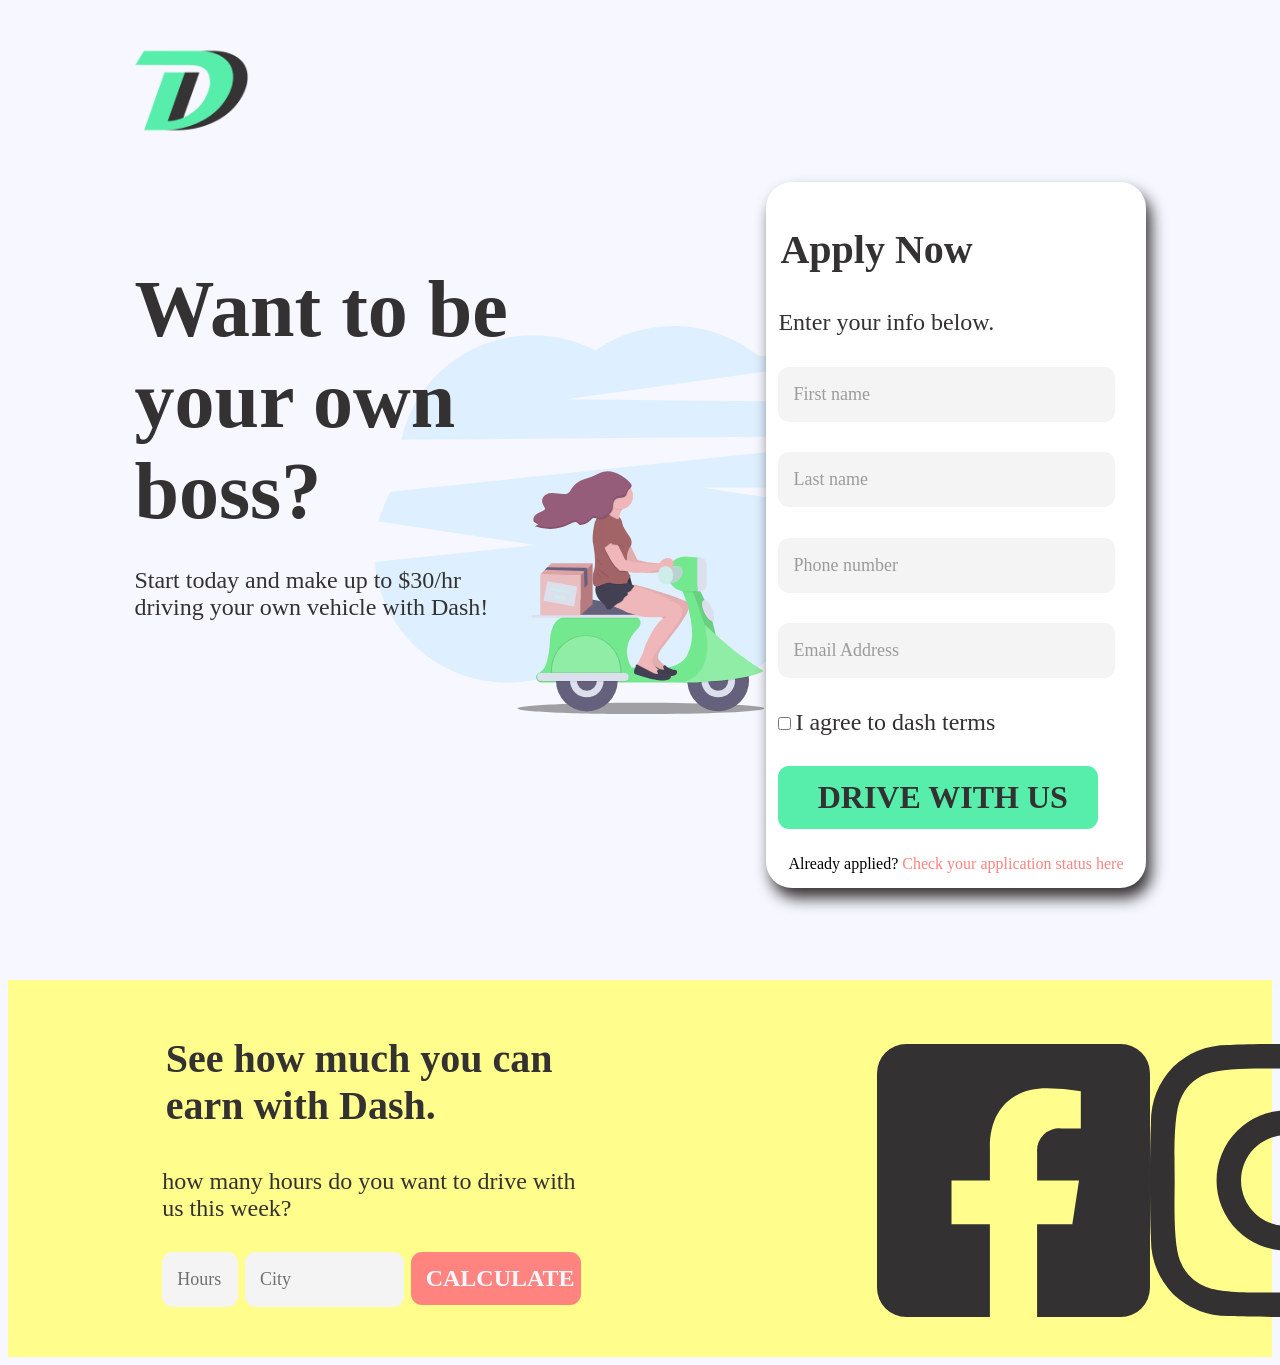
<file: landing-page/index.html>
<!DOCTYPE html>
<html lang="en">
<head>
    <meta charset="UTF-8">
    <meta name="viewport" content="width=device-width, initial-scale=1.0">
    <link rel="stylesheet" href="style.css">
    <title>Landing Page</title>
</head>

<body>
    <section>
        <img src="images/logo/logo.png" alt="logo" style="width: 114.73px; height: 100%;">
        <div class="background">
            <header>
                <h1>Want to be your own boss?</h1>
                <p>Start today and make up to $30/hr driving your own vehicle with Dash!</p>
                <img src="images/bg-image/scooter.svg" alt="bigimg">
            </header>

            <form class="apply">
                <fieldset>
                    <legend>Apply Now</legend>
                </fieldset>
                <fieldset>
                        <label>Enter your info below.</label>
                </fieldset>
                <fieldset>
                        <input type="text" name="firstname" value="First name">
                </fieldset>
                <fieldset>
                        <input type="text" name="lastname" value="Last name">
                </fieldset>
                <fieldset>
                        <input type="text" name="phoneno" value="Phone number">
                </fieldset>
                <fieldset>
                        <input type="text" name="email" value="Email Address">
                </fieldset>
                <fieldset>
                        <input type="checkbox" name="agree">
                        <label>I agree to dash terms</label>
                </fieldset>
                <fieldset>
                        <input type="submit" value="DRIVE WITH US">
                </fieldset>
                <!-- <p> can not be put in <fieldset> -->
                <div>
                <p class="caption">Already applied? <span>Check your application status here</span></p>
                </div>
            </form>
        </div>
    </section>

    <footer>
        <form class="calculate">
            <fieldset>
                <legend>See how much you can earn with Dash.</legend>
            </fieldset>
            <fieldset>
                <label>how many hours do you want to drive with us this week?</label>
            </fieldset>
            <fieldset>
                <input type="text" name="hours" value="Hours">
            </fieldset>
            <fieldset>
                <input type="text" name="city" value="City">
            </fieldset>
            <fieldset>
                <input type="submit" value="CALCULATE">
            </fieldset>
        </form>
        <div class="img">
            <img src="images/icons/facebook.svg" alt="facebook">
            <img src="images/icons/instagram.svg" alt="ins">
            <img src="images/icons/linkedin.svg" alt="linkedin">
            <img src="images/icons/twitter.svg" alt="twitter">
        </div>
    </footer>

</body>
</html>
</file>
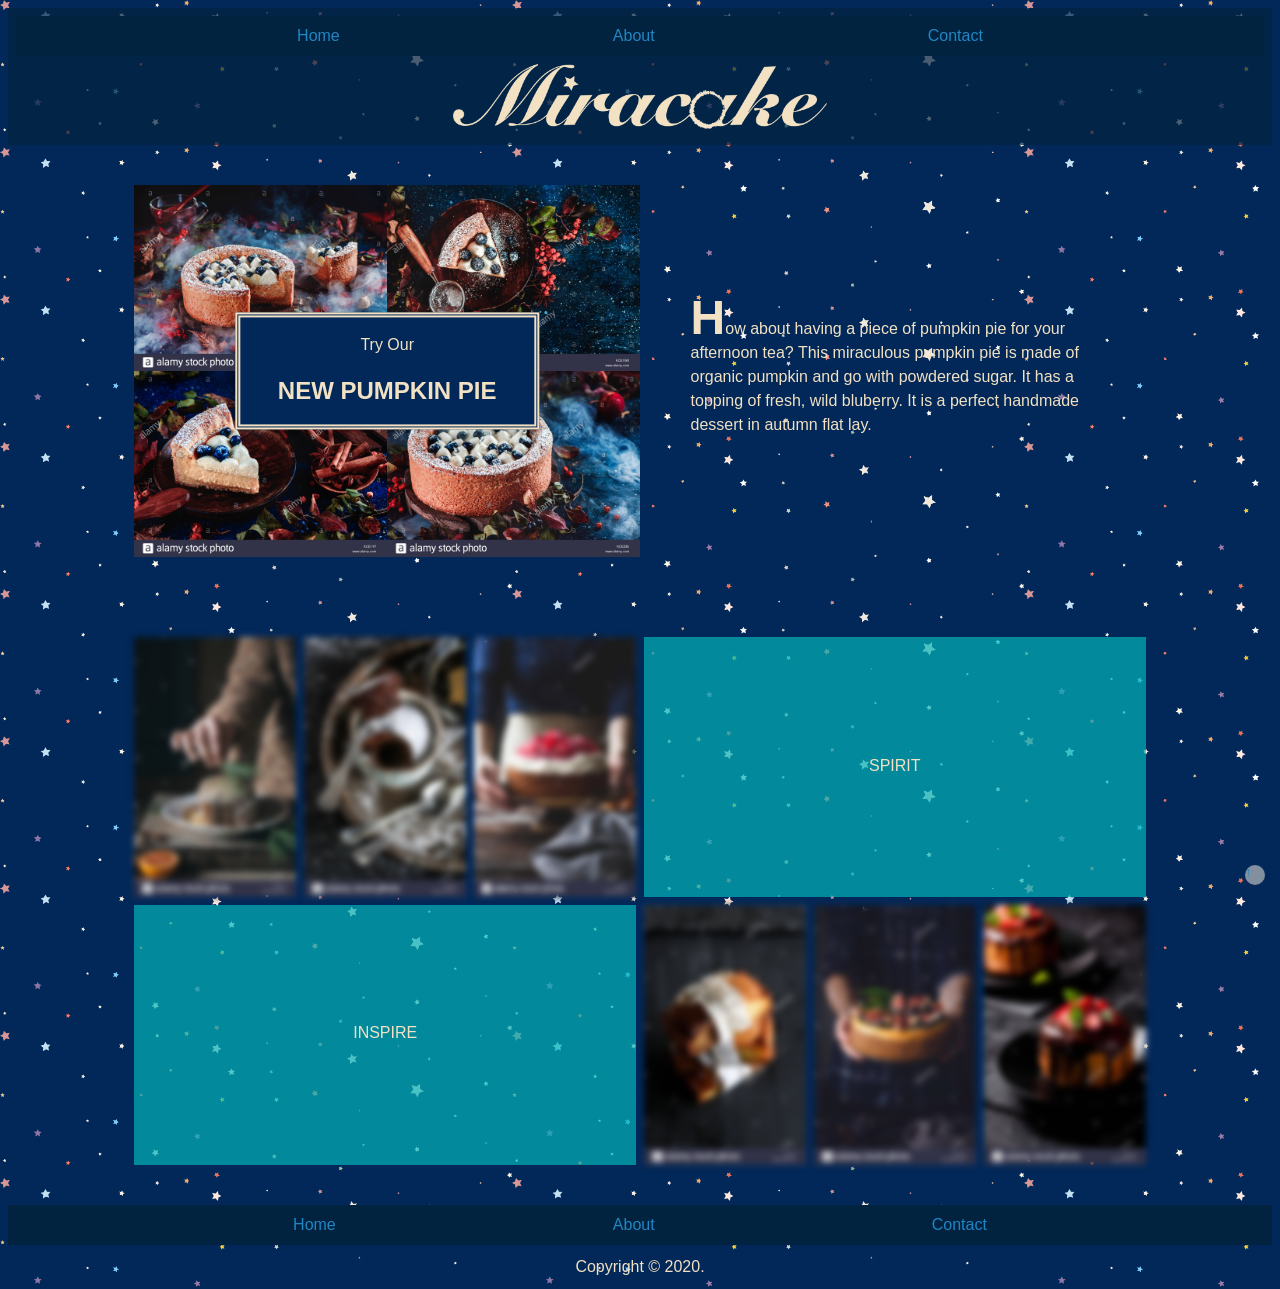
<file: miracake/index.html>
<!DOCTYPE html>
<html>
<head>
	<title>Miracake Bakery</title>
	<link rel="stylesheet" href="css/styles.css">
	<meta name="viewport" content="width=device-width, initial-scale=1.0">
</head>

<body>
	<header>
		<nav>
			<ul>
				<li><a href="index.html">Home</a></li>
				<li><a href="about.html">About</a></li>
				<li><a href="contact.html">Contact</a></li>
			</ul>
		</nav>
		<img class="banner" src="images/banner.png" alt="banner image">
	</header>

	<div class="newproduct">
		<div>
			<img src="images/newproduct1.jpg" alt="pumpkin pie">
			<img src="images/newproduct2.jpg" alt="pumpkin pie">
			<img src="images/newproduct3.jpg" alt="pumpkin pie">
			<img src="images/newproduct4.jpg" alt="pumpkin pie">
		</div>
		<div>
			<p>Try Our</p>
			<h3>NEW PUMPKIN PIE</h3>
		</div>
		<div>
			<p>
				<span>H</span>ow about having a piece of pumpkin pie for your afternoon tea? This miraculous pumpkin pie is made of organic pumpkin and go with powdered sugar. It has a topping of fresh, wild bluberry. It is a perfect handmade dessert in autumn flat lay. 
			</p>
		</div>
	</div>

	<div class="bakerandcake">
		<img src="images/baker1.jpg" alt="our baker">
		<img src="images/cake1.jpg" alt="our baker">
		<img src="images/baker2.jpg" alt="our baker">
	    <div class="word1">
	    	<p>SPIRIT</p>
	    </div>
		<div class="word2">
			<p>INSPIRE</p>
		</div>
		<img src="images/cake2.jpg" alt="our baker">
		<img src="images/baker3.jpg" alt="our baker">
		<img src="images/cake3.jpg" alt="our baker">
	</div>
			
	<footer>
		<nav>
			<ul>
				<li><a href="index.html">Home</a></li>
				<li><a href="about.html">About</a></li>
				<li><a href="contact.html">Contact</a></li>
			</ul>
		</nav>
		<p>Copyright &copy; 2020.</p>
		<div class="arrow">
			<a href="#top">&uarr;</a>
		</div>
	</footer>
</body>
</html>
</file>
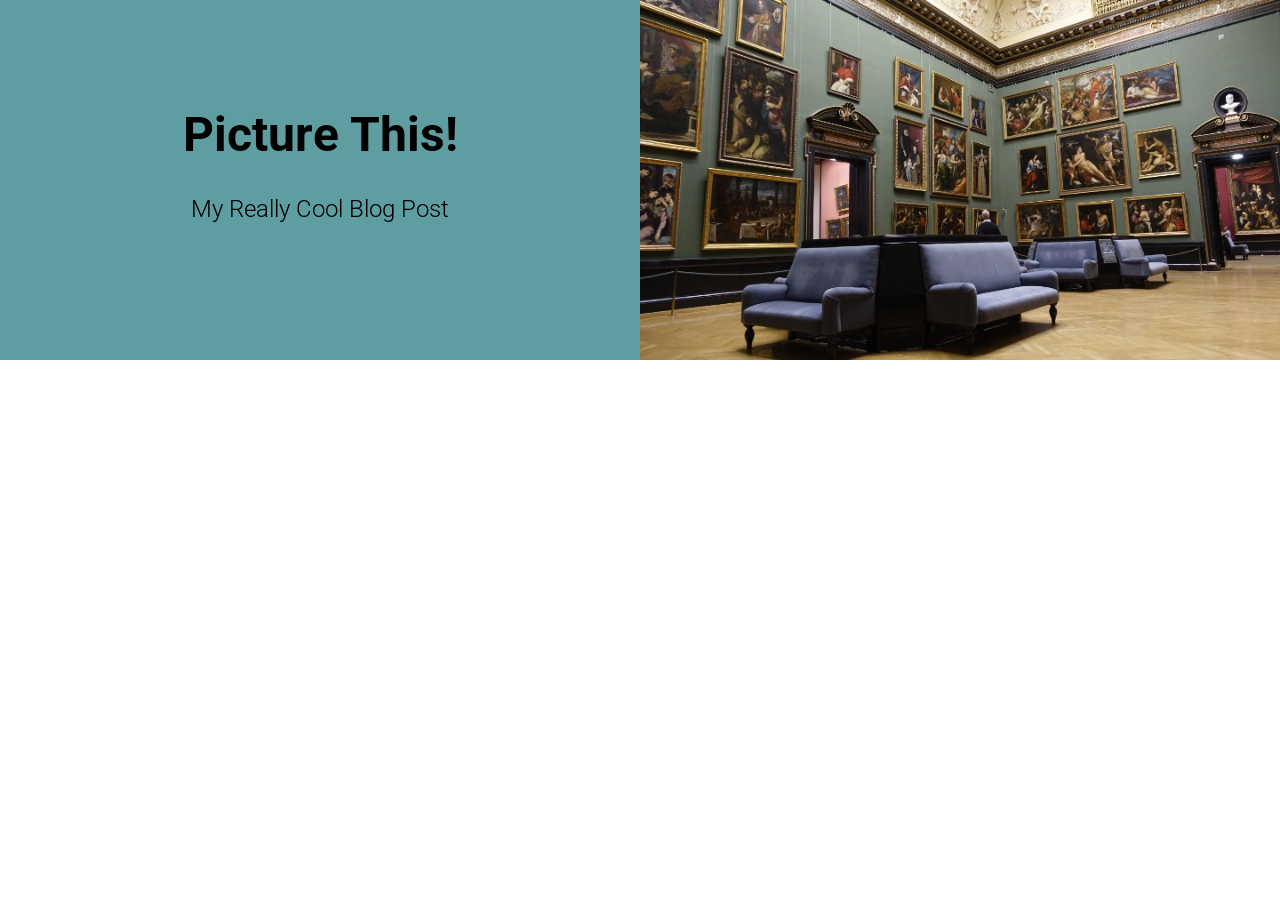
<file: picture-this-master/index.html>
<!DOCTYPE html>
<html lang="en">

<head>
  <meta charset="UTF-8">
  <meta name="viewport" content="width=device-width, initial-scale=1.0">
  <meta http-equiv="X-UA-Compatible" content="ie=edge">
  <title>Picture This!</title>
  <link rel="stylesheet" href="style.css">
</head>

<body>
  <header class="header">
    <div class="title">
      <h1>Picture This!</h1>
      <h4>My Really Cool Blog Post</h4>
    </div>
    <!-- we need images for 320*180, 480*269,720*405, 960*540 -->
    <img 
      src="images/museum.jpg" 
      alt="museum"
      srcset="images/museum-320_x_180.jpg 320w,
              images/museum-480_x_269.jpg 480w,
              images/museum-720_x_405.jpg 720w,
              images/museum-960_x_540.jpg 960w"
      sizes="(min-width: 960px) 50vw, 100vw"
    >
    <!-- 100vw is default -->

  </header>
</body>

</html>
</file>
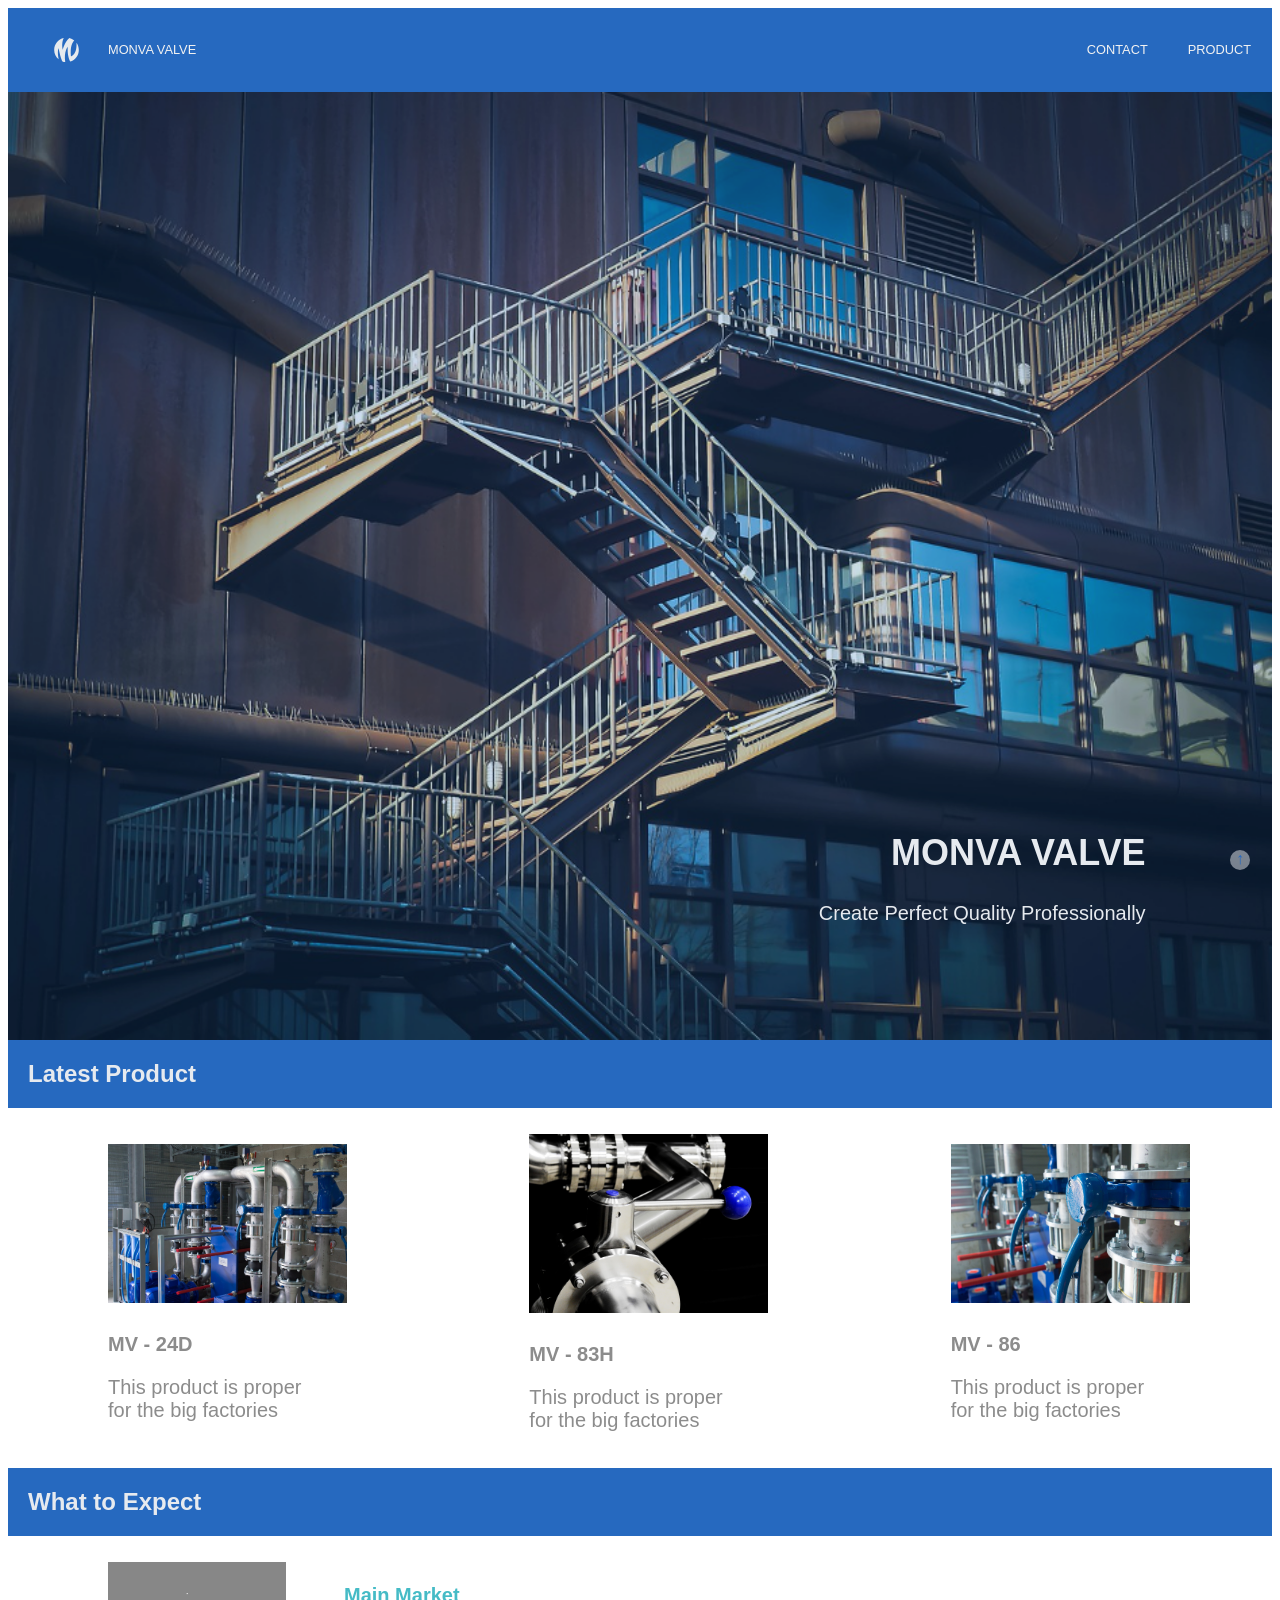
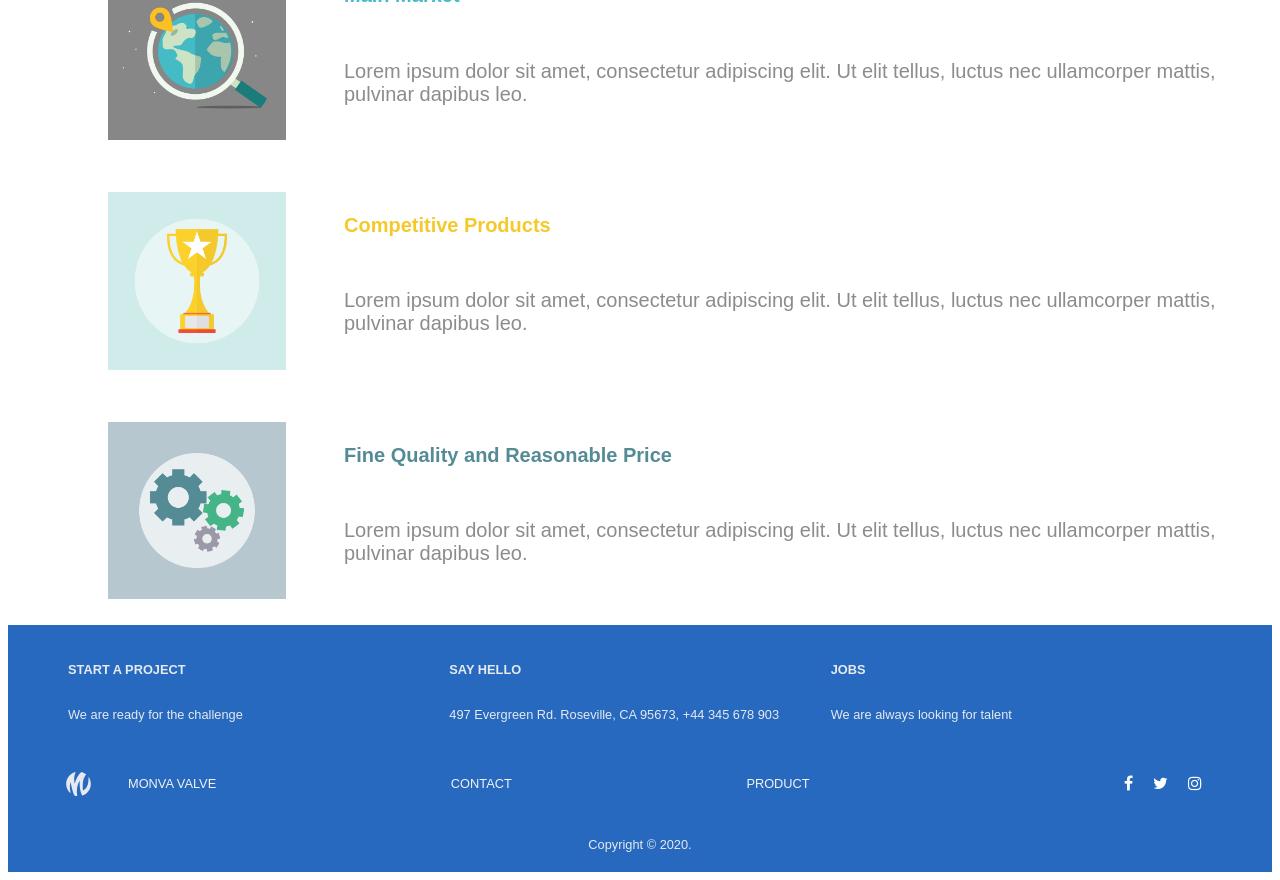
<file: prototype/index.html>
<!DOCTYPE html>
<html lang="en">
<head>
    <meta charset="UTF-8">
    <meta name="viewport" content="width=device-width, initial-scale=1.0">
    <title>MONVA VALVE Homepage</title>
    <link rel="stylesheet" href="css/style.css">
    <link rel="stylesheet" href="https://cdnjs.cloudflare.com/ajax/libs/font-awesome/4.7.0/css/font-awesome.min.css">
</head>
<body>
    <header>
        <nav>
            <ul>
                <img src="image/logo_light.svg" alt="light logo">
                <li><a href="index.html">MONVA VALVE</a></li>
            </ul>
            <ul>
                <li><a href="contact.html">CONTACT</a></li>
                <li><a href="product.html">PRODUCT</a></li>
            </ul>
        </nav>

        <!-- use position property to create overlay effect -->
        <div class="banner">
            <img src="image/banner.png" alt="banner">
            <div class="overlay"></div>
            <h1>MONVA VALVE</h1>
            <!-- p only shows up in desktop view -->
            <p>Create Perfect Quality Professionally</p>
        </div>
    </header>

    <div class="latestproduct">
        <h2>Latest Product</h2>
        <div>
            <figure>
                <img src="image/mv_24d.png" alt="mv_24d">
                <figcaption>
                    <h3>MV - 24D</h3>
                    <p>This product is proper for the big factories</p>
                </figcaption>
            </figure>
            <figure>
                <img src="image/mv_83h.jpg" alt="mv_83h">
                <figcaption>
                    <h3>MV - 83H</h3>
                    <p>This product is proper for the big factories</p>
                </figcaption>
            </figure>
            <figure>
                <img src="image/mv_86.jpg" alt="mv_86">
                <figcaption>
                    <h3>MV - 86</h3>
                    <p>This product is proper for the big factories</p>
                </figcaption>
            </figure>
        </div>
    </div>

    <div class="expect">
        <h2>What to Expect</h2>
        <div class="expecticons">
            <figure>
                <!-- use grid to create layout -->
                <div><img src="image/market.png" alt="main market"></div>
                <div><h3>Main Market</h3></div>
                <div><p>Lorem ipsum dolor sit amet, consectetur adipiscing elit. Ut elit tellus, luctus nec ullamcorper mattis, pulvinar dapibus leo.</p></div> 
            </figure>
            <figure>
                <div><img src="image/products.png" alt="competitive products"></div>
                <div><h3>Competitive Products</h3></div>
                <div><p>Lorem ipsum dolor sit amet, consectetur adipiscing elit. Ut elit tellus, luctus nec ullamcorper mattis, pulvinar dapibus leo.</div>
            </figure>
            <figure>
                <div><img src="image/quality_and_price.png" alt="fine quality and reasonable price"></div>
                <div><h3>Fine Quality and Reasonable Price</h3></div>
                <div><p>Lorem ipsum dolor sit amet, consectetur adipiscing elit. Ut elit tellus, luctus nec ullamcorper mattis, pulvinar dapibus leo.</div>
            </figure>
        </div>
    </div>

    <footer>
        <div><h4>START A PROJECT</h4></div>
        <div><p>We are ready for the challenge</p></div>
        <div><h4>SAY HELLO</h4></div>
        <div><p>497 Evergreen Rd. Roseville, CA 95673, +44 345 678 903</p></div>
        <div><h4>JOBS</h4></div>
        <div><p>We are always looking for talent</p></div>

        <nav>
            <ul>
                <img src="image/logo_light.svg" alt="light logo">
                <li><a href="index.html">MONVA VALVE</a></li>
                <li><a href="contact.html">CONTACT</a></li>
                <li><a href="product.html">PRODUCT</a></li>
            </ul>
        </nav>

        <div class="socialmedia">
            <a href="#" class="fa fa-facebook"></a>
            <a href="#" class="fa fa-twitter"></a>
            <a href="#" class="fa fa-instagram"></a>
        </div>

        <a href="#top" class="top">&uarr;</a>

        <p class="copyright">Copyright &copy; 2020.</p>

    </footer>
</body>
</html>
</file>
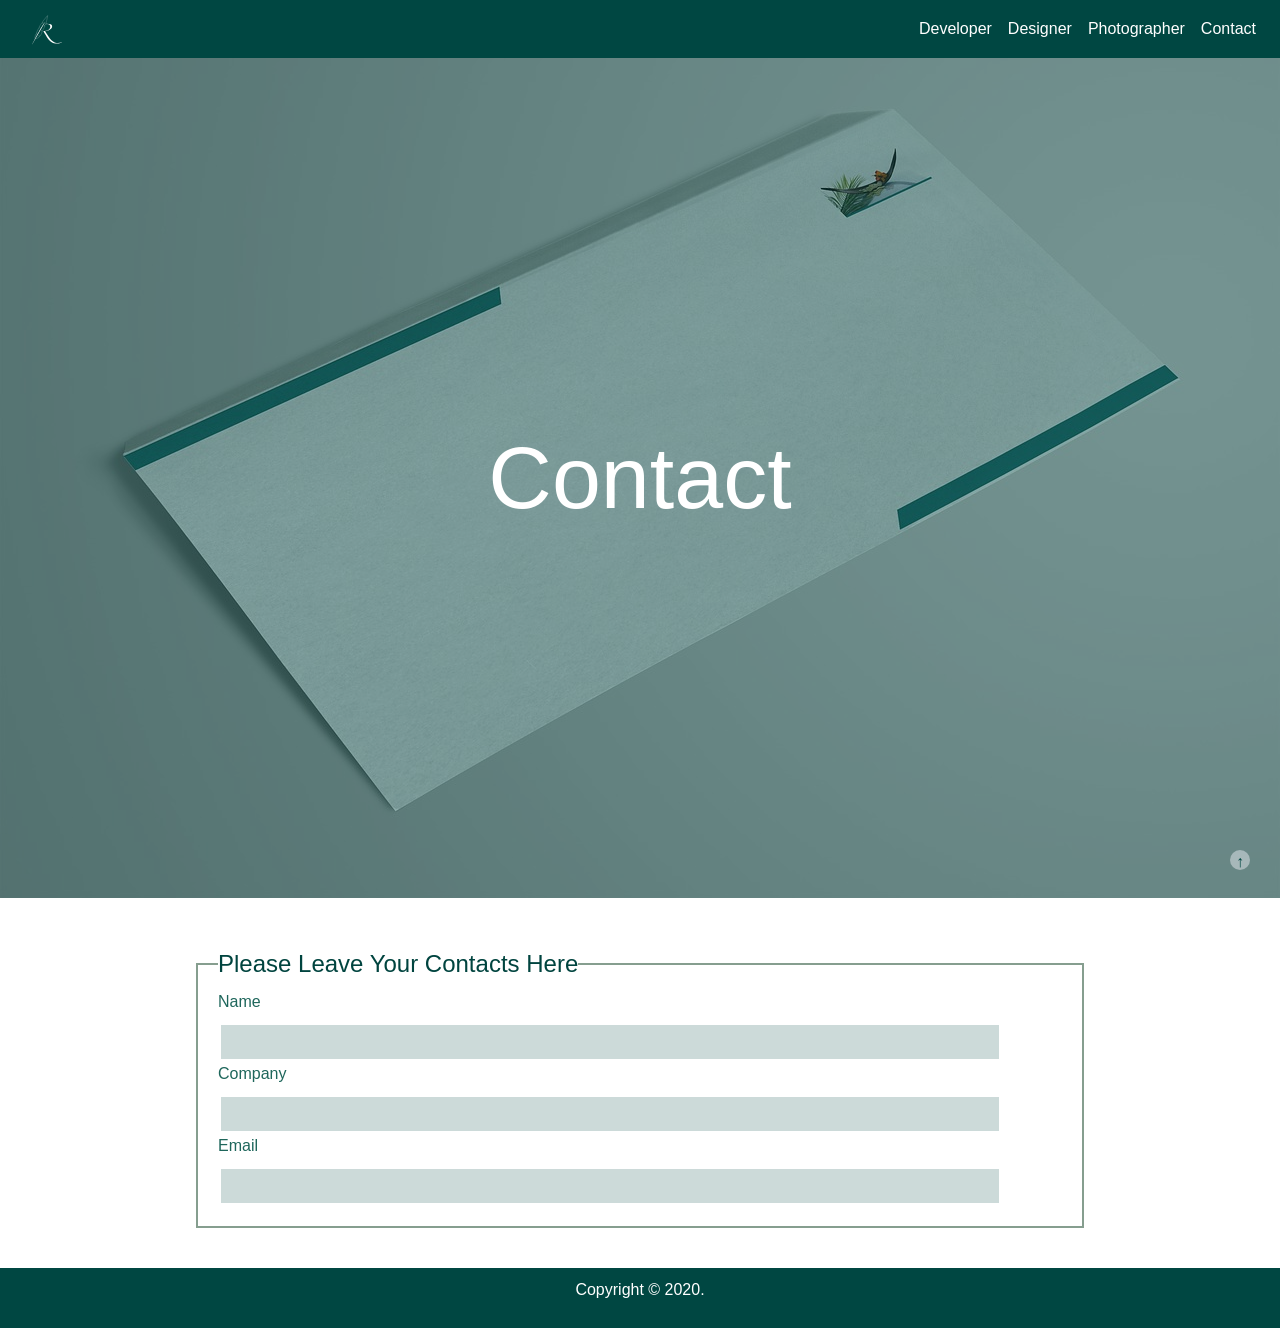
<file: contact.html>
<!doctype html>
<html lang="en">
  <head>
    <!-- Required meta tags -->
    <meta charset="utf-8">
    <meta name="viewport" content="width=device-width, initial-scale=1, shrink-to-fit=no">

    <!-- Bootstrap CSS -->
    <link rel="stylesheet" href="https://stackpath.bootstrapcdn.com/bootstrap/4.5.2/css/bootstrap.min.css" integrity="sha384-JcKb8q3iqJ61gNV9KGb8thSsNjpSL0n8PARn9HuZOnIxN0hoP+VmmDGMN5t9UJ0Z" crossorigin="anonymous">
    <link rel="stylesheet" href="css/style.css">

    <title>Ruby Hui</title>
  </head>

  <body>
    <nav class="navbar navbar-expand-sm">
        <a class="nav-link navbar-brand" href="index.html"><img src="image/logo.svg" alt="logo"  width="30" height="30" loading="lazy"></a>
        <button class="navbar-toggler"
                data-toggle="collapse"
                data-target="#navbarNav">
          <span class="navbar-toggler-icon"></span>
        </button>
        <div id="navbarNav" class="collapse navbar-collapse">
          <div class="navbar-nav ml-auto">
            <a class="nav-link text-white" href="developer.html">Developer</a>
            <a class="nav-link text-white" href="designer.html">Designer</a>
            <a class="nav-link text-white" href="photographer.html">Photographer</a>
            <a class="nav-link text-white" href="contact.html">Contact</a>
          </div>
        </div>
    </nav>

    <div class="banner text-center text-white mb-5">
        <img src="image/banner4.jpg" alt="contact">
        <div class="overlay"></div>
        <div class="overlay-text">
            <h1 class="display-2 mt-5 mb-5">Contact</h1>
        </div>
    </div>

    <div class="container">
      <!-- I missed the form tag at first, which made all of them aligned horizontally -->
      <!-- with "post", the url won't change as per visitor input their info -->
        <form method="post">
            <fieldset>
                <legend>Please Leave Your Contacts Here</legend>
                <label for="Name">Name</label>
                <input type="text" name="name" id="name">
           
                <label for="email">Company</label>
                <input type="text" name="company" id="company">
            
                <label for="email">Email</label>
                <input type="text" name="email" id="email">
            </fieldset>
        </form>
    </div>

    <footer>
        <a href="#top" class="top">&uarr;</a>
        <p class="copyright">Copyright &copy; 2020.</p>
    </footer>
  </body>
</html>
</file>
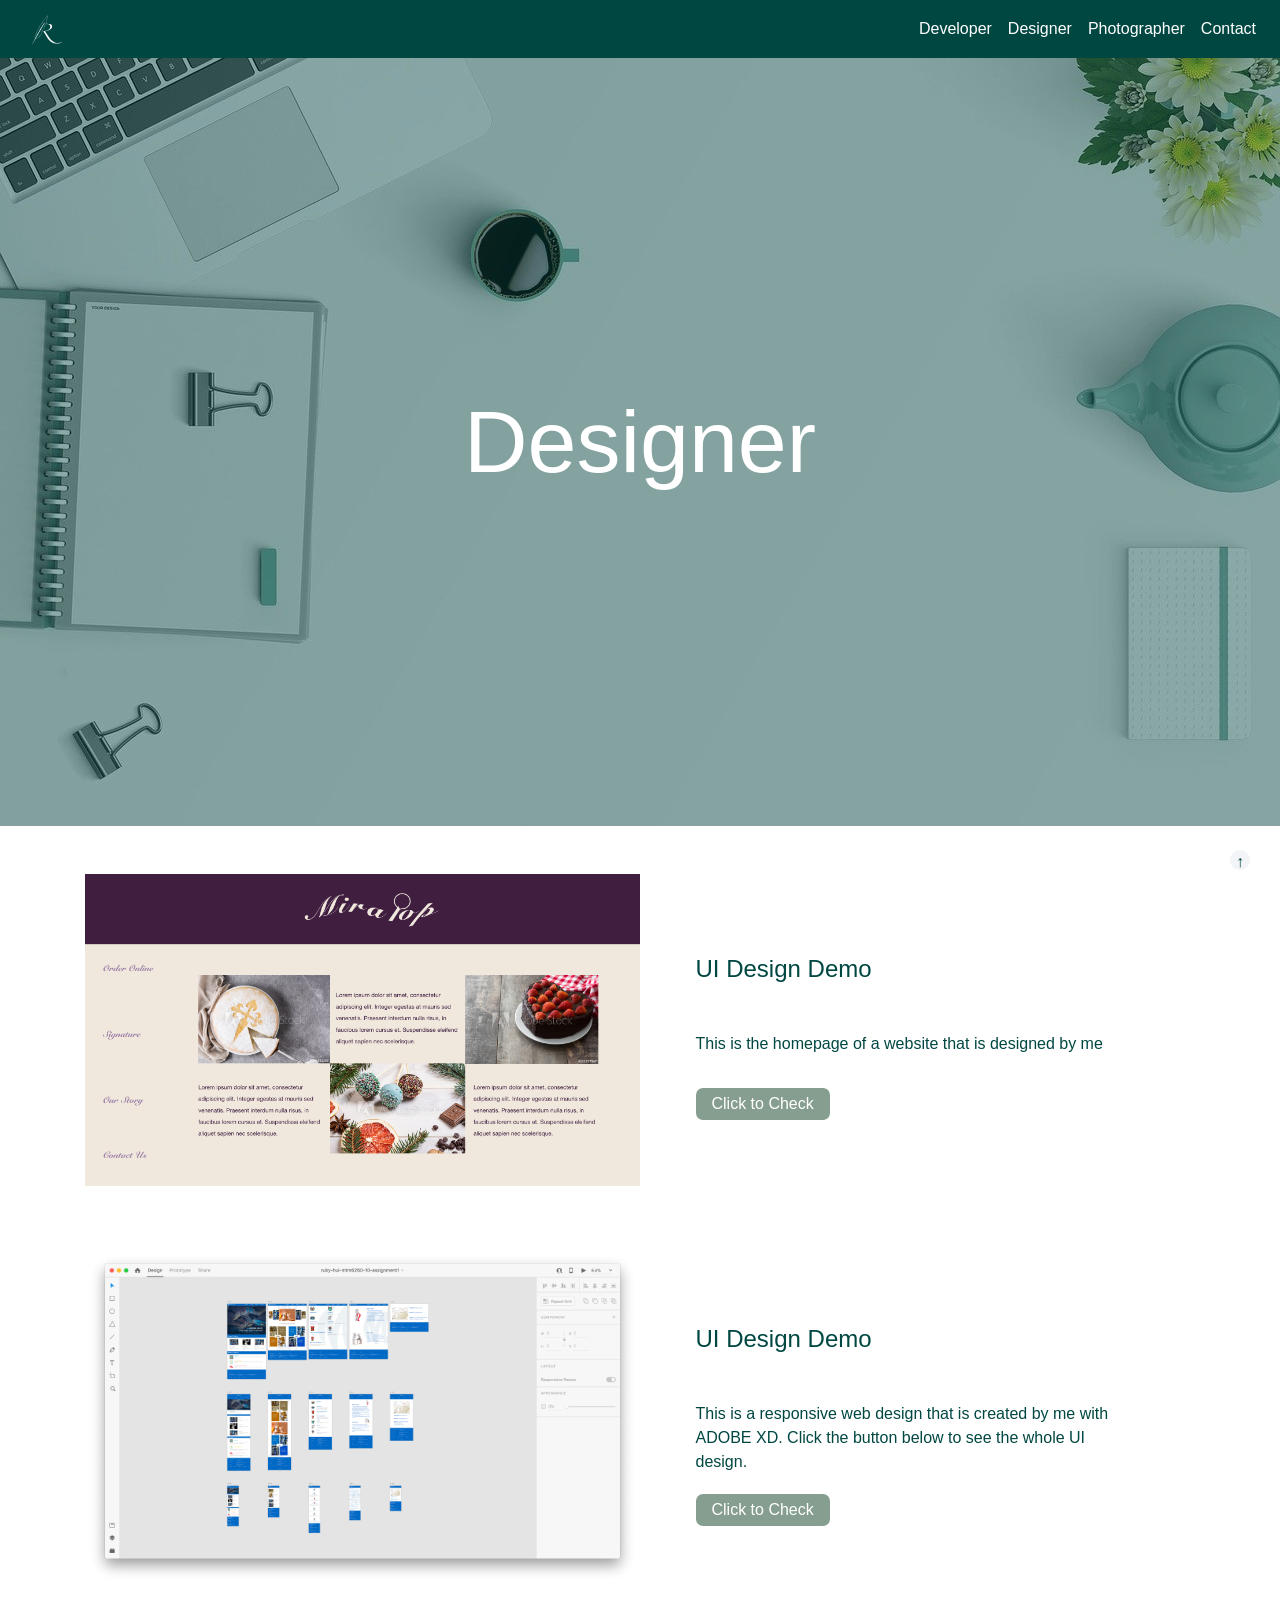
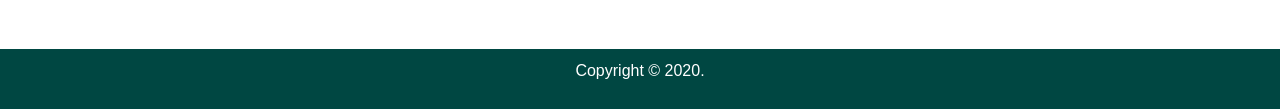
<file: designer.html>
<!doctype html>
<html lang="en">
  <head>
    <!-- Required meta tags -->
    <meta charset="utf-8">
    <meta name="viewport" content="width=device-width, initial-scale=1, shrink-to-fit=no">

    <!-- Bootstrap CSS -->
    <link rel="stylesheet" href="https://stackpath.bootstrapcdn.com/bootstrap/4.5.2/css/bootstrap.min.css" integrity="sha384-JcKb8q3iqJ61gNV9KGb8thSsNjpSL0n8PARn9HuZOnIxN0hoP+VmmDGMN5t9UJ0Z" crossorigin="anonymous">
    <link rel="stylesheet" href="css/style.css">

    <title>Ruby Hui</title>
  </head>

  <body>
    <nav class="navbar navbar-expand-sm">
        <a class="nav-link navbar-brand" href="index.html"><img src="image/logo.svg" alt="logo"  width="30" height="30" loading="lazy"></a>
        <button class="navbar-toggler"
                data-toggle="collapse"
                data-target="#navbarNav">
          <span class="navbar-toggler-icon"></span>
        </button>
        <div id="navbarNav" class="collapse navbar-collapse">
          <div class="navbar-nav ml-auto">
            <a class="nav-link text-white" href="developer.html">Developer</a>
            <a class="nav-link text-white" href="designer.html">Designer</a>
            <a class="nav-link text-white" href="photographer.html">Photographer</a>
            <a class="nav-link text-white" href="contact.html">Contact</a>
          </div>
        </div>
    </nav>

    <div class="banner text-center text-white mb-5">
        <img src="image/banner2.jpg" alt="developer">
        <div class="overlay"></div>
        <div class="overlay-text">
            <h1 class="display-2 mt-5 mb-5">Designer</h1>
        </div>
    </div>

    <div class="container container-about mb-5">
        <div class="ui">
            <img src="image/design1.png" alt="screenshoot" class="mb-3">
            <div class="buttons">
              <h4 class="mb-3 mb-sm-5">UI Design Demo</h4>
              <p>This is the homepage of a website that is designed by me</p>
              <button type="button" class="mt-3 py-1 px-3"><a href="https://xd.adobe.com/view/1eab2773-fa48-43fb-9e81-f7a079b3e667-4bf8/" target="_blank">Click to Check</a></button>
            </div>
        </div>
    </div>

    <div class="container container-about mb-5">
      <div class="ui">
          <img src="image/design2.png" alt="screenshoot"  class="mb-3">
          <div class="buttons">
            <h4 class="mb-3 mb-sm-5">UI Design Demo</h4>
            <p>This is a responsive web design that is created by me with ADOBE XD. Click the button below to see the whole UI design.</p>
            <button type="button" class="mt-1 py-1 px-3"><a href="https://xd.adobe.com/view/13d79e98-601b-4c50-9f35-abb602da94bb-4684/" target="_blank">Click to Check</a></button>
          </div>
      </div>
    </div>

    <footer>
        <a href="#top" class="top">&uarr;</a>
        <p class="copyright">Copyright &copy; 2020.</p>
    </footer>
  </body>
</html>
</file>
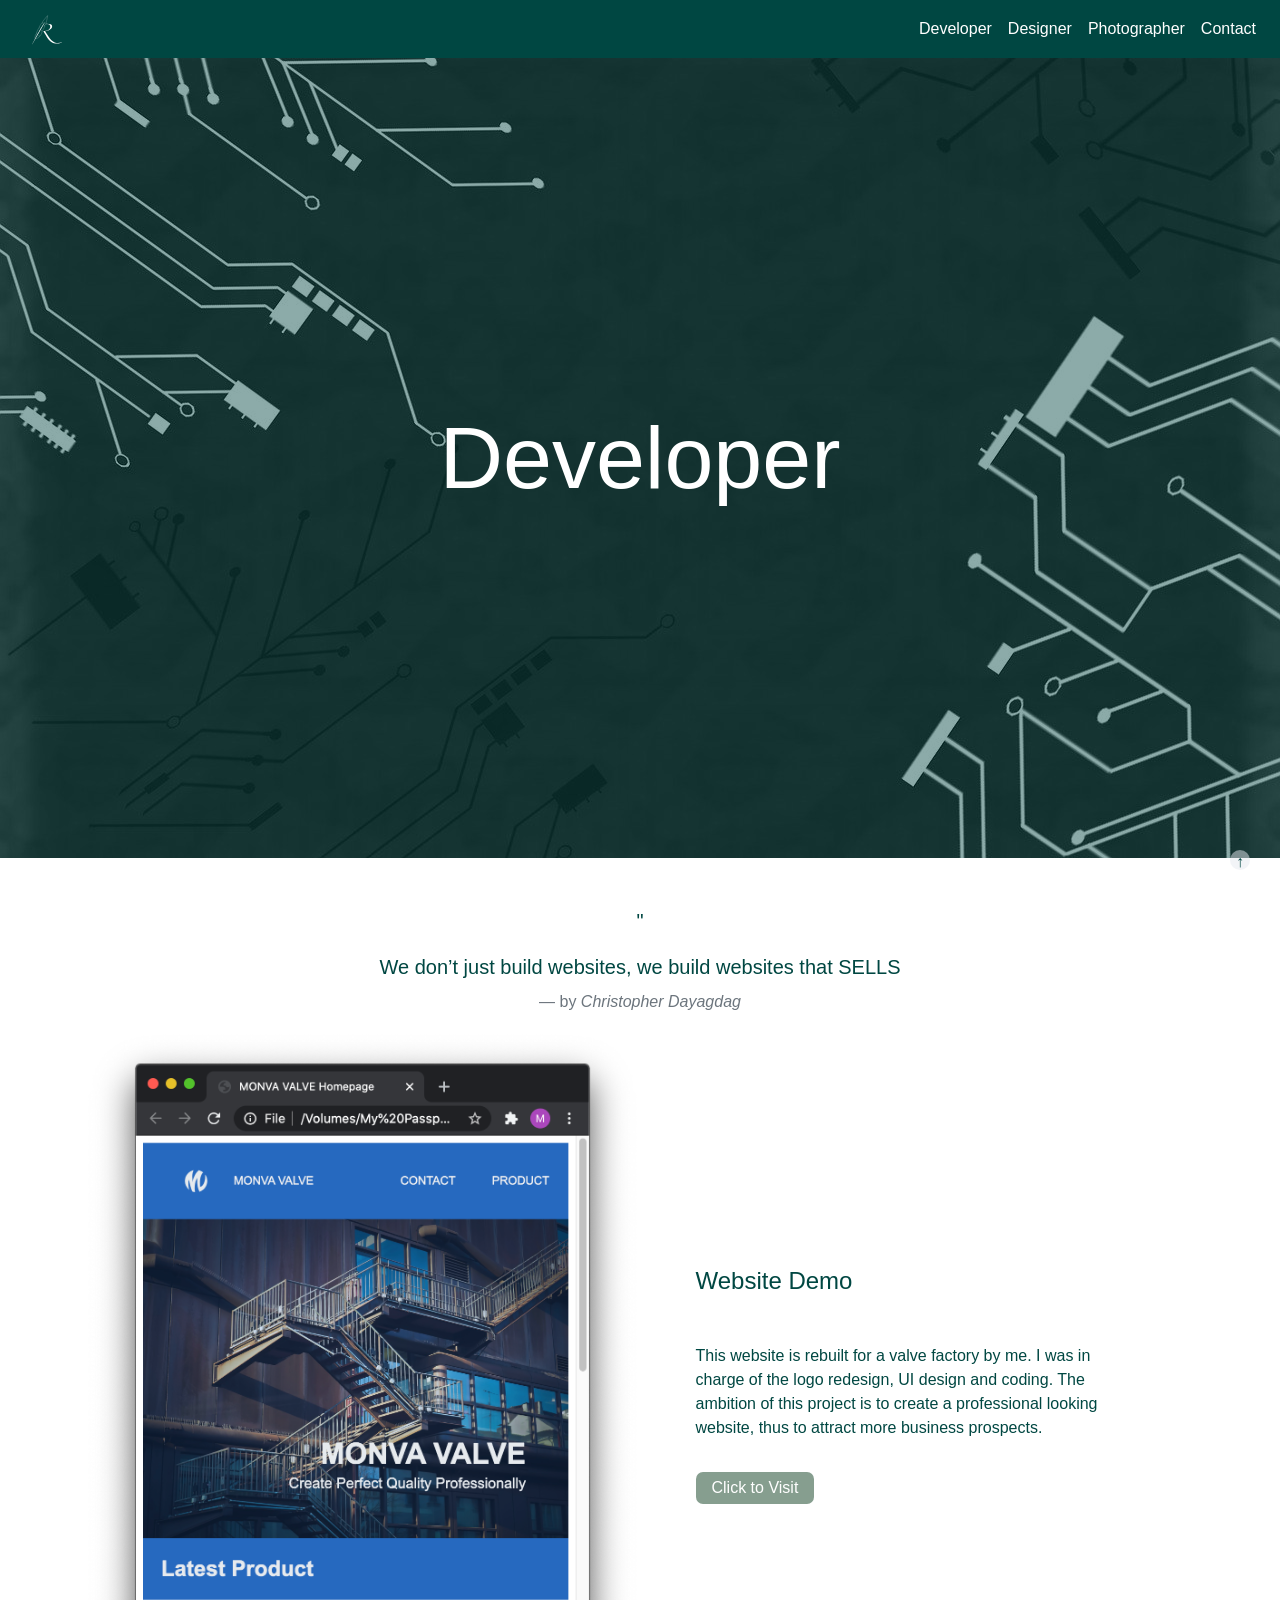
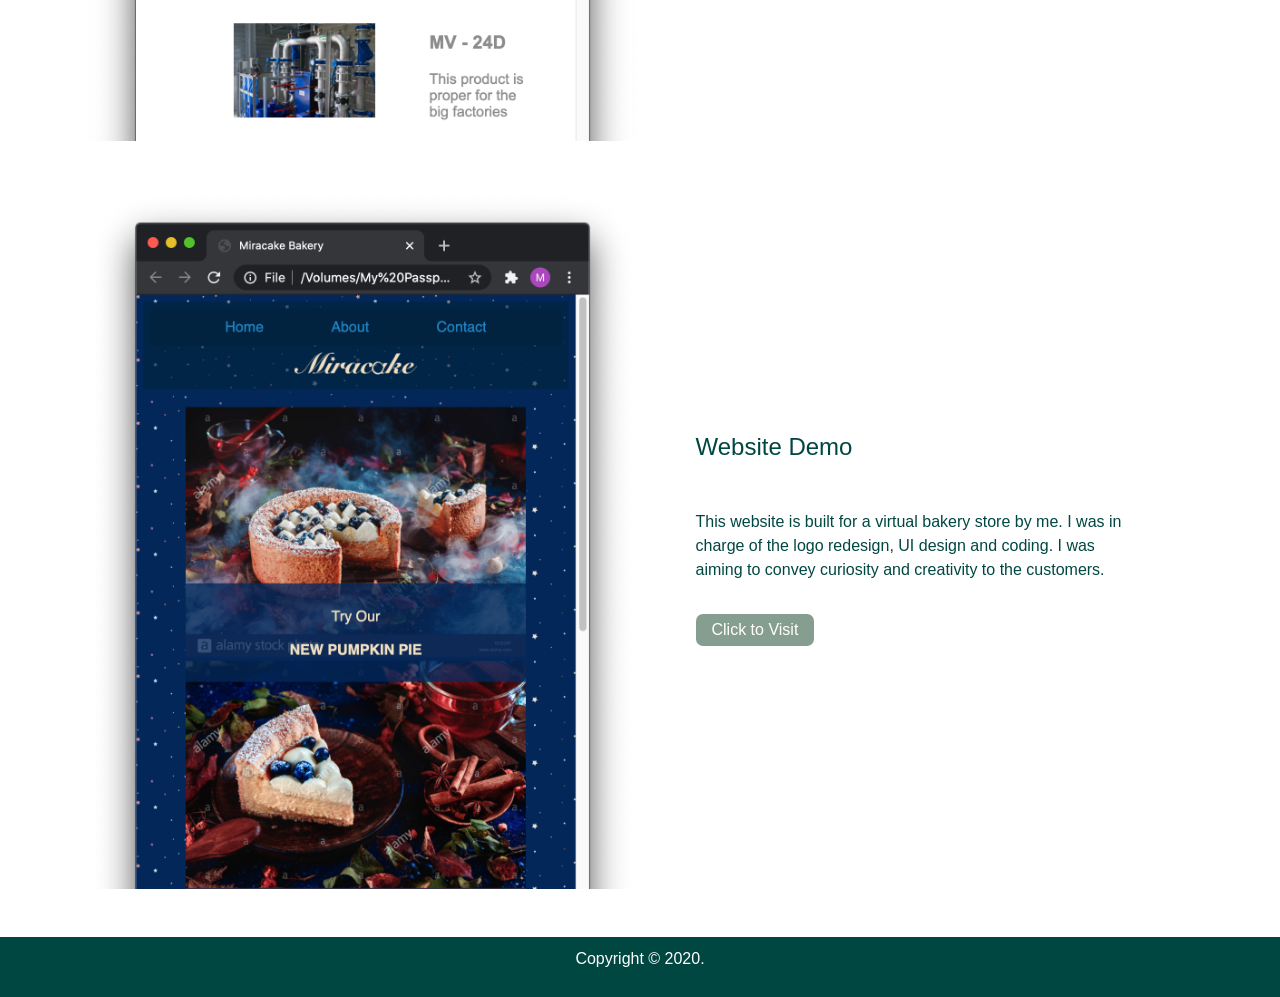
<file: developer.html>
<!doctype html>
<html lang="en">
  <head>
    <!-- Required meta tags -->
    <meta charset="utf-8">
    <meta name="viewport" content="width=device-width, initial-scale=1, shrink-to-fit=no">

    <!-- Bootstrap CSS -->
    <link rel="stylesheet" href="https://stackpath.bootstrapcdn.com/bootstrap/4.5.2/css/bootstrap.min.css" integrity="sha384-JcKb8q3iqJ61gNV9KGb8thSsNjpSL0n8PARn9HuZOnIxN0hoP+VmmDGMN5t9UJ0Z" crossorigin="anonymous">
    <link rel="stylesheet" href="css/style.css">

    <title>Ruby Hui</title>
  </head>

  <body>
    <nav class="navbar navbar-expand-sm">
        <a class="nav-link navbar-brand" href="index.html"><img src="image/logo.svg" alt="logo"  width="30" height="30" loading="lazy"></a>
        <button class="navbar-toggler"
                data-toggle="collapse"
                data-target="#navbarNav">
          <span class="navbar-toggler-icon"></span>
        </button>
        <div id="navbarNav" class="collapse navbar-collapse">
          <div class="navbar-nav ml-auto">
            <a class="nav-link text-white" href="developer.html">Developer</a>
            <a class="nav-link text-white" href="designer.html">Designer</a>
            <a class="nav-link text-white" href="photographer.html">Photographer</a>
            <a class="nav-link text-white" href="contact.html">Contact</a>
          </div>
        </div>
    </nav>

    <div class="banner text-center text-white mb-5">
        <img src="image/banner1.jpg" alt="developer">
        <div class="overlay"></div>
        <div class="overlay-text">
            <h1 class="display-2 mt-5 mb-5">Developer</h1>
        </div>
    </div>

    <!-- .blockquote is a bootstrap class -->
    <blockquote class="blockquote text-center">
        <p class="text-center">"</p>
        <p class="mb-0">We don’t just build websites, we build websites that SELLS</p>
        <p class="blockquote-footer mt-2">by <cite title="Source Title">Christopher Dayagdag</cite></p>
    </blockquote>

    <!-- button has a href which refers to other website -->
    <div class="container container-about mb-5">
        <div class="web">
            <img src="image/web1.png" alt="screenshoot">
            <div class="buttons">
              <h4 class="mb-5">Website Demo</h4>
              <p>This website is rebuilt for a valve factory by me. I was in charge of the logo redesign, UI design and coding. The ambition of this project is to create a professional looking website, thus to attract more business prospects.</p>
              <button type="button" class="mt-3 py-1 px-3"><a href="http://rubyhui521.github.io/prototype" target="_blank">Click to Visit</a></button>
            </div>
        </div>
    </div>

    <div class="container container-about mb-5">
      <div class="web">
          <img src="image/web2.png" alt="screenshoot">
          <div class="buttons">
            <h4 class="mb-5">Website Demo</h4>
            <p>This website is built for a virtual bakery store by me. I was in charge of the logo redesign, UI design and coding. I was aiming to convey curiosity and creativity to the customers.</p>
            <button type="button" class="mt-3 py-1 px-3"><a href="http://rubyhui521.github.io/miracake" target="_blank">Click to Visit</a></button>
          </div>
      </div>
    </div>

    <footer>
        <a href="#top" class="top">&uarr;</a>
        <p class="copyright">Copyright &copy; 2020.</p>
    </footer>
  </body>
</html>
</file>
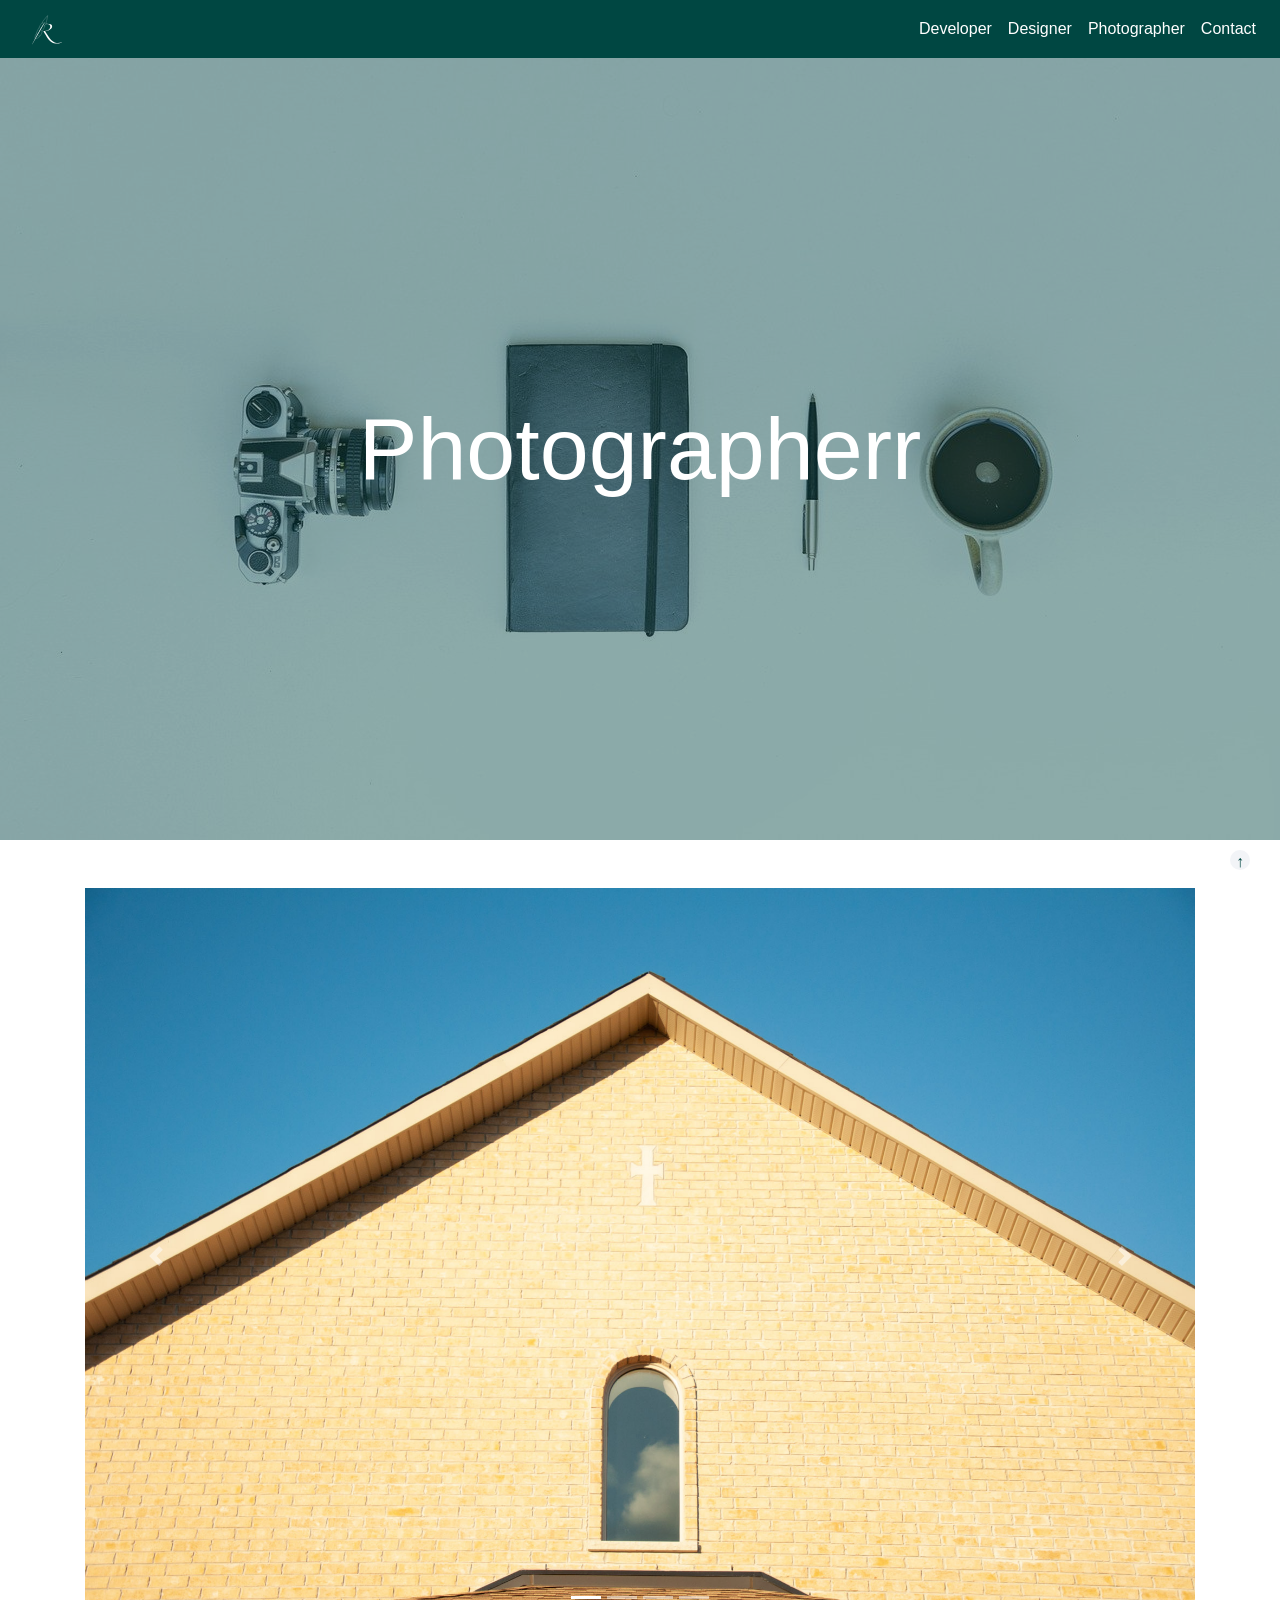
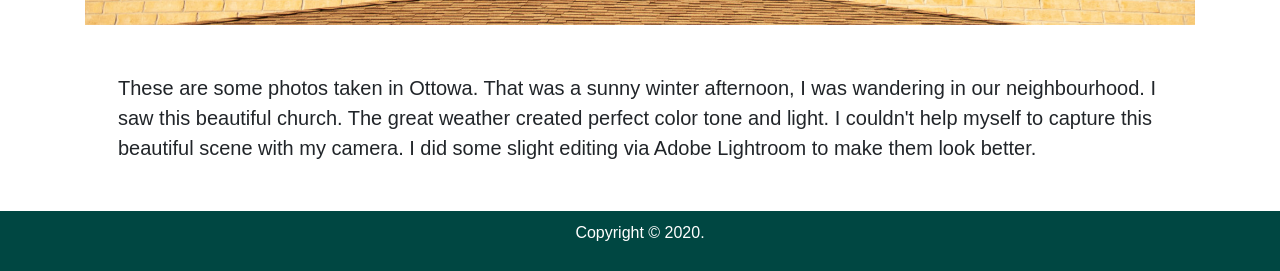
<file: photographer.html>
<!doctype html>
<html lang="en">
  <head>
    <!-- Required meta tags -->
    <meta charset="utf-8">
    <meta name="viewport" content="width=device-width, initial-scale=1, shrink-to-fit=no">

    <!-- Bootstrap CSS -->
    <link rel="stylesheet" href="https://stackpath.bootstrapcdn.com/bootstrap/4.5.2/css/bootstrap.min.css" integrity="sha384-JcKb8q3iqJ61gNV9KGb8thSsNjpSL0n8PARn9HuZOnIxN0hoP+VmmDGMN5t9UJ0Z" crossorigin="anonymous">
    <link rel="stylesheet" href="css/style.css">

    <title>Ruby Hui</title>
  </head>

  <body>
    <nav class="navbar navbar-expand-sm">
        <a class="nav-link navbar-brand" href="index.html"><img src="image/logo.svg" alt="logo"  width="30" height="30" loading="lazy"></a>
        <button class="navbar-toggler"
                data-toggle="collapse"
                data-target="#navbarNav">
          <span class="navbar-toggler-icon"></span>
        </button>
        <div id="navbarNav" class="collapse navbar-collapse">
          <div class="navbar-nav ml-auto">
            <a class="nav-link text-white" href="developer.html">Developer</a>
            <a class="nav-link text-white" href="designer.html">Designer</a>
            <a class="nav-link text-white" href="photographer.html">Photographer</a>
            <a class="nav-link text-white" href="contact.html">Contact</a>
          </div>
        </div>
    </nav>

    <div class="banner text-center text-white mb-5">
        <img src="image/banner3.jpg" alt="developer">
        <div class="overlay"></div>
        <div class="overlay-text">
            <h1 class="display-2 mt-5 mb-5">Photographerr</h1>
        </div>
    </div>

    <div class="photo container mb-5">
        <img src="image/photo1.jpg" alt="church">
        <img src="image/photo2.jpg" alt="church">
        <img src="image/photo3.jpg" alt="church">
        <img src="image/photo4.jpg" alt="church">
    </div>

    <div id="carouselExampleIndicators" class="carousel slide container mb-5" data-ride="carousel">
        <ol class="carousel-indicators">
          <li data-target="#carouselExampleIndicators" data-slide-to="0" class="active"></li>
          <li data-target="#carouselExampleIndicators" data-slide-to="1"></li>
          <li data-target="#carouselExampleIndicators" data-slide-to="2"></li>
          <li data-target="#carouselExampleIndicators" data-slide-to="3"></li>
        </ol>
        <div class="carousel-inner">
          <div class="carousel-item active">
            <img src="image/photo1.jpg" class="d-block w-100" alt="...">
          </div>
          <div class="carousel-item">
            <img src="image/photo2.jpg" class="d-block w-100" alt="...">
          </div>
          <div class="carousel-item">
            <img src="image/photo3.jpg" class="d-block w-100" alt="...">
          </div>
          <div class="carousel-item">
            <img src="image/photo4.jpg" class="d-block w-100" alt="...">
          </div>
        </div>
        <a class="carousel-control-prev" href="#carouselExampleIndicators" role="button" data-slide="prev">
          <span class="carousel-control-prev-icon" aria-hidden="true"></span>
          <span class="sr-only">Previous</span>
        </a>
        <a class="carousel-control-next" href="#carouselExampleIndicators" role="button" data-slide="next">
          <span class="carousel-control-next-icon" aria-hidden="true"></span>
          <span class="sr-only">Next</span>
        </a>
    </div>

    <div class="container mb-5 pl-5 pr-5">
        <p class="lead">These are some photos taken in Ottowa. That was a sunny winter afternoon, I was wandering in our neighbourhood. I saw this beautiful church. The great weather created perfect color tone and light. I couldn't help myself to capture this beautiful scene with my camera. I did some slight editing via Adobe Lightroom to make them look better.</p>
    </div>

    <footer>
        <a href="#top" class="top">&uarr;</a>
        <p class="copyright">Copyright &copy; 2020.</p>
    </footer>

    <script src="https://code.jquery.com/jquery-3.5.1.slim.min.js" integrity="sha384-DfXdz2htPH0lsSSs5nCTpuj/zy4C+OGpamoFVy38MVBnE+IbbVYUew+OrCXaRkfj" crossorigin="anonymous"></script>
    <script src="https://cdn.jsdelivr.net/npm/bootstrap@4.5.3/dist/js/bootstrap.bundle.min.js" integrity="sha384-ho+j7jyWK8fNQe+A12Hb8AhRq26LrZ/JpcUGGOn+Y7RsweNrtN/tE3MoK7ZeZDyx" crossorigin="anonymous"></script>
  </body>
</html>
</file>
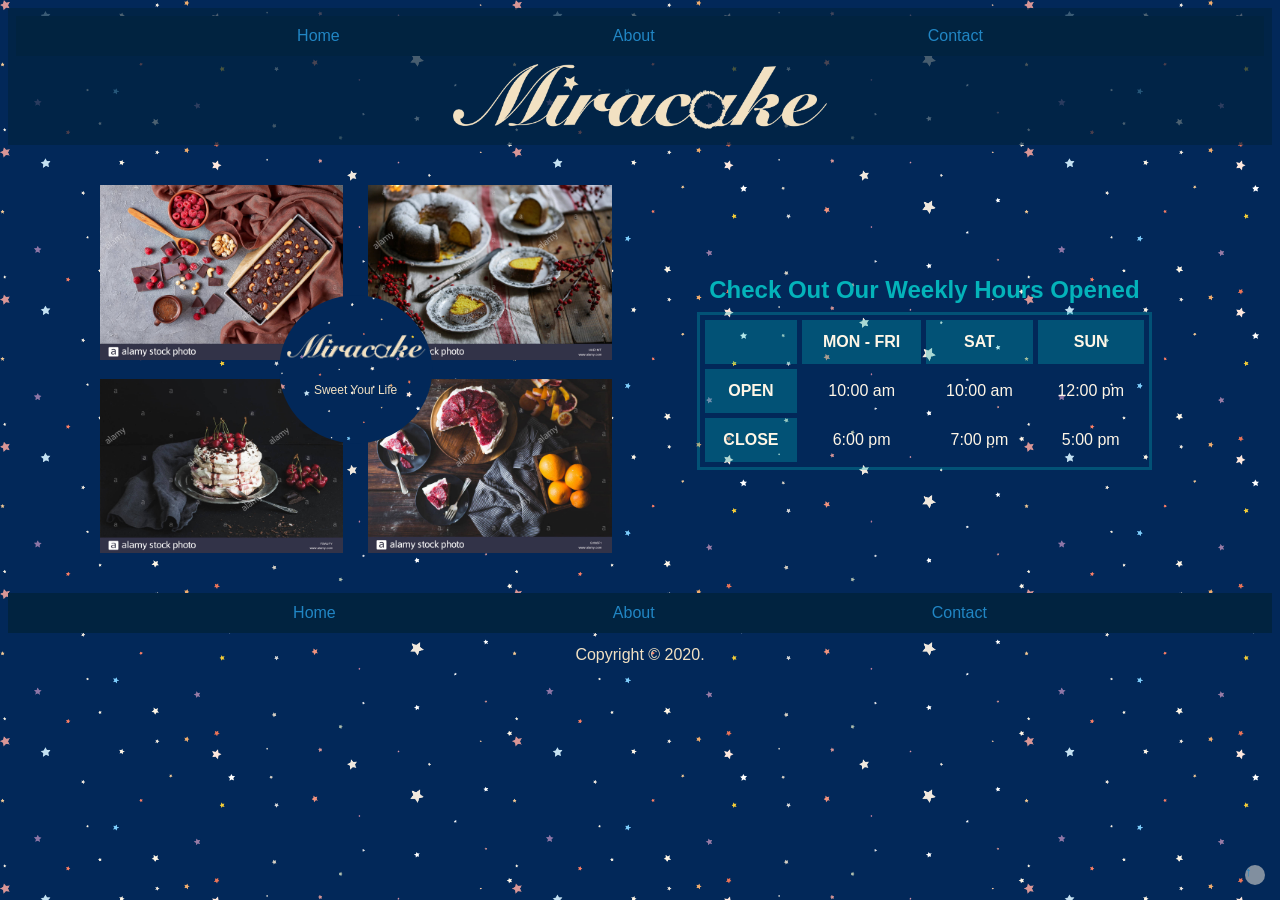
<file: miracake/about.html>
<!DOCTYPE html>
<html>
<head>
	<title>Miracake Bakery</title>
	<link rel="stylesheet" href="css/styles.css">
	<meta name="viewport" content="width=device-width, initial-scale=1.0">
</head>

<body>
	<header>
		<nav>
			<ul>
				<li><a href="index.html">Home</a></li>
				<li><a href="about.html">About</a></li>
				<li><a href="contact.html">Contact</a></li>
			</ul>
		</nav>
		<img class="banner" src="images/banner.png" alt="banner image">
	</header>

	<div class="wrapper">
		<div class="intro">
			<div class="introcontainer1">
				<img src="images/intro1.jpg" alt="raspberry and cake">
				<div class="overlay1">
					<div class="text">
						<h3>Founded</h3>
						<p>In 1992</p>
						<p>By Maia Johnson</p>
					</div>
				</div>
			</div>
			<div class="introcontainer2">
				<img src="images/intro2.jpg" alt="butter cheese cake">
				<div class="overlay2">
					<div class="text">
						<h3>Inspired</h3>
						<p>By the encourage from her husband</p>
					</div>
				</div>
			</div>
			<div class="introcontainer3">
				<img src="images/intro3.jpg" alt="cherry pancake">
				<div class="overlay3">
					<div class="text">
						<h3>Making</h3>
						<p>Breads</p>
						<p>Cakes</p>
					</div>
				</div>
			</div>
			<div class="introcontainer4">
				<img src="images/intro4.jpg" alt="blood orange cheesecake">
				<div class="overlay4">
					<div class="text">
						<h3>Conveying</h3>
						<p>Caring</p>
						<p>Love</p>
					</div>
				</div>
			</div>
			<div class="logo">
				<img class="banner" src="images/banner.png" alt="banner image">
				<p>Sweet Your Life</p>
			</div>
		</div>

		<table>
			<caption>Check Out Our Weekly Hours Opened</caption>
			<thead>
				<tr>
					<th></th>
					<th>MON - FRI</th>
					<th>SAT</th>
					<th>SUN</th>
				</tr>
			</thead>
			<tbody>
				<tr>
					<th>OPEN</th>
					<td>10:00 am</td>
					<td>10:00 am</td>
					<td>12:00 pm</td>
				</tr>
				<tr>
					<th>CLOSE</th>
		 			<td>6:00 pm</td>
					<td>7:00 pm</td>
					<td>5:00 pm</td>
				</tr>
			</tbody>
		</table>
	</div>

	<footer>
		<nav>
			<ul>
				<li><a href="index.html">Home</a></li>
				<li><a href="about.html">About</a></li>
				<li><a href="contact.html">Contact</a></li>
			</ul>
		</nav>
		<p>Copyright &copy; 2020.</p>
		<div class="arrow">
			<a href="#top">&uarr;</a>
		</div>
	</footer>
</body>
</html>
</file>
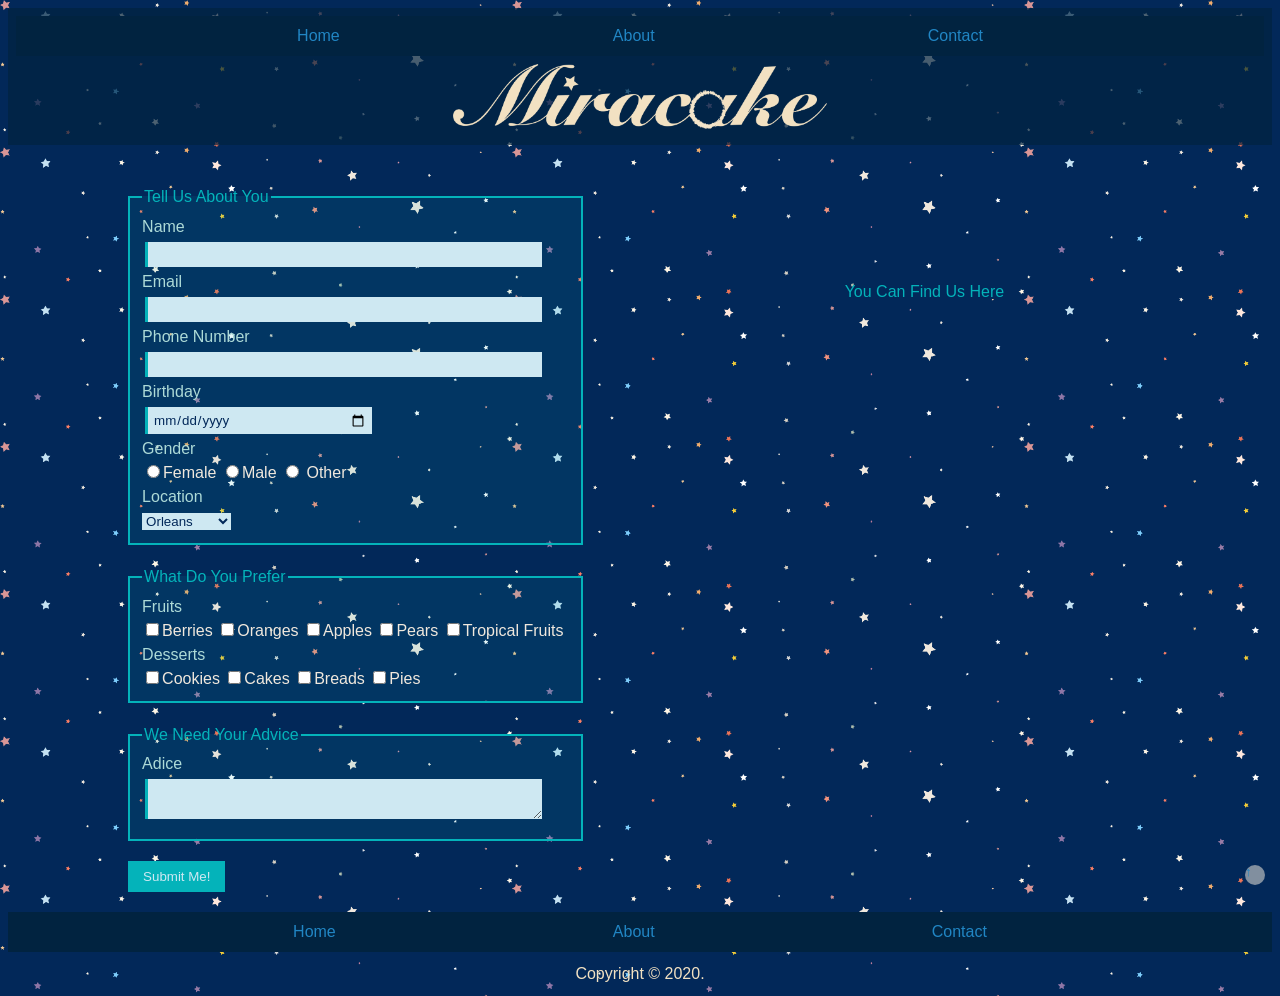
<file: miracake/contact.html>
<!DOCTYPE html>
<html>
<head>
	<title>Miracake Bakery</title>
	<link rel="stylesheet" href="css/styles.css">
	<meta name="viewport" content="width=device-width, initial-scale=1.0">
</head>

<body>
	<header>
		<nav>
			<ul>
				<li><a href="index.html">Home</a></li>
				<li><a href="about.html">About</a></li>
				<li><a href="contact.html">Contact</a></li>
			</ul>
		</nav>
		<img class="banner" src="images/banner.png" alt="banner image">
	</header>

	<div class="wrapper">
		<form>
			<fieldset>
				<legend>Tell Us About You</legend>
				<label for="Name">Name</label>
				<input type="text" name="name">
				<label for="Email">Email</label>
				<input type="text" name="email">
				<label for="Phone-Number">Phone Number</label>
				<input type="text" name="phone-number">
				<label for="Birthday">Birthday</label>
				<input type="date" name="birthday">
				<label for="Gender">Gender</label>
				<input type="radio" name="radio-answer" value="Female">Female
				<input type="radio" name="radio-answer" value="Male">Male
				<input type="radio" name="radio-answer" value="Other"> Other
				<label for="Location">Location</label>
				<select>
					<option selected disabled>Orleans</option>
					<option value="barrhaven">Barrhaven</option>					
					<option value="the-glebe">The Glebe</option>
					<option value="south-keys">South Keys</option>
					<option value="bayshore">Bayshore</option>
					<option value="vanier">Vanier</option>
					<option value="kanata">Kanata</option>
					<option value="nepean">Nepean</option>
					</select>
			</fieldset>	

			<fieldset>
				<legend>What Do You Prefer</legend>
				<label for="Fruits">Fruits</label>
				<input type="checkbox" name="fruits" value="berries">Berries
				<input type="checkbox" name="fruits" value="oranges">Oranges
				<input type="checkbox" name="fruits" value="apples">Apples
				<input type="checkbox" name="fruits" value="pears">Pears
				<input type="checkbox" name="fruits" value="tropical-fruits">Tropical Fruits
				<label for="Desserts">Desserts</label>
				<input type="checkbox" name="desserts" value="cookies">Cookies
				<input type="checkbox" name="desserts" value="cakes">Cakes
				<input type="checkbox" name="desserts" value="breads">Breads
				<input type="checkbox" name="desserts" value="pies">Pies
			</fieldset>

			<fieldset>
				<legend>We Need Your Advice</legend>
				<label for="Adice">Adice</label>
				<textarea name="textarea"></textarea>
			</fieldset>

			<input type="button" value="Submit Me!">
		</form>

		<div class="map">
			<p>You Can Find Us Here</p>
			<iframe src="https://www.google.com/maps/embed?pb=!1m18!1m12!1m3!1d2803.4108164660875!2d-75.74291828520211!3d45.36070447909981!2m3!1f0!2f0!3f0!3m2!1i1024!2i768!4f13.1!3m3!1m2!1s0x4cce06e556e6935f%3A0x383c7c038aa290e3!2s1462%20Baseline%20Rd%2C%20Ottawa%2C%20ON%20K2C%200B2!5e0!3m2!1sen!2sca!4v1586658880292!5m2!1sen!2sca" width="600" height="450" frameborder="0" style="border:0;" allowfullscreen="" aria-hidden="false" tabindex="0"></iframe>
		</div>
	</div>

	<footer>
		<nav>
			<ul>
				<li><a href="index.html">Home</a></li>
				<li><a href="about.html">About</a></li>
				<li><a href="contact.html">Contact</a></li>
			</ul>
		</nav>
		<p>Copyright &copy; 2020.</p>
		<div class="arrow">
			<a href="#top">&uarr;</a>
		</div>
	</footer>
</body>
</html>
</file>
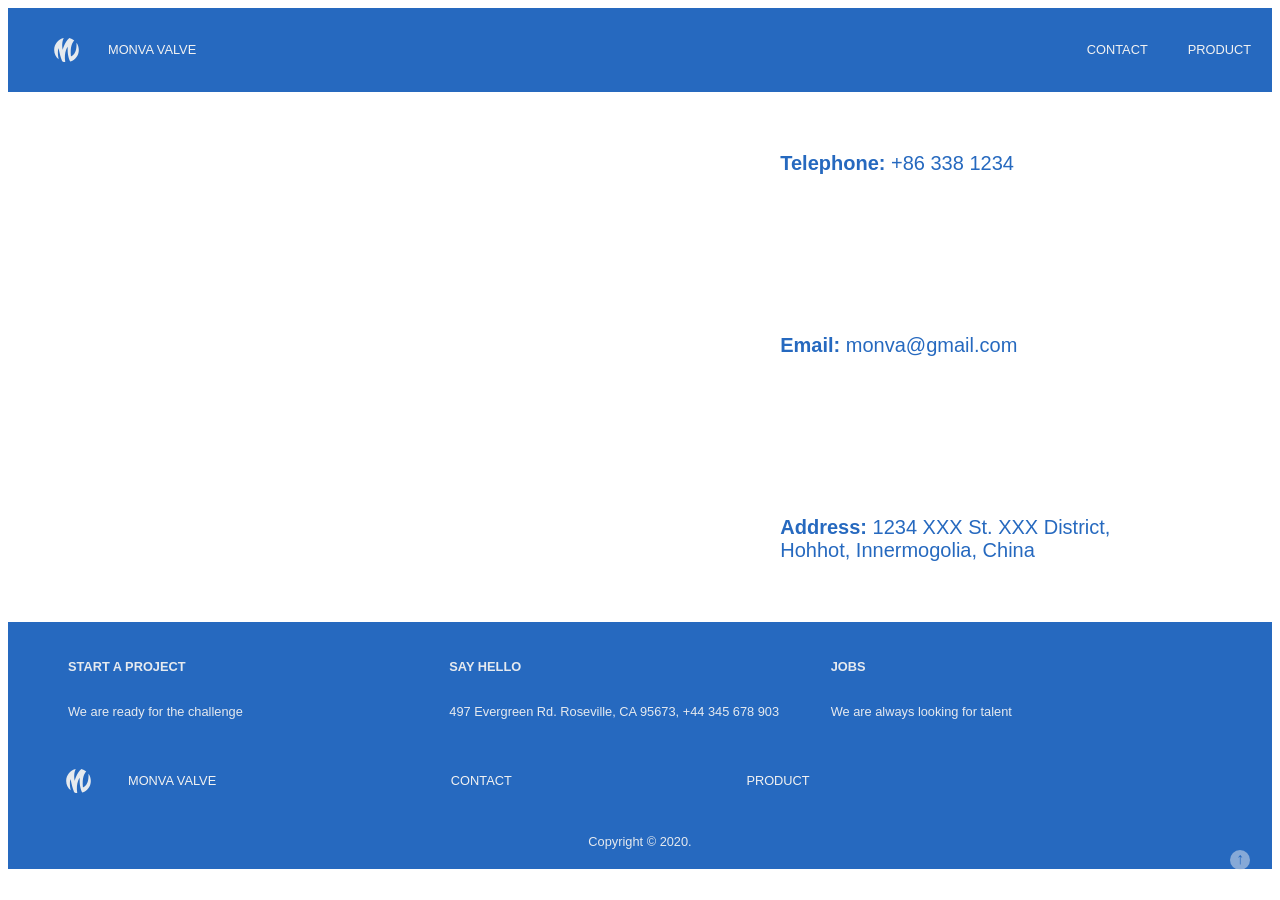
<file: prototype/contact.html>
<!DOCTYPE html>
<html lang="en">
<head>
    <meta charset="UTF-8">
    <meta name="viewport" content="width=device-width, initial-scale=1.0">
    <title>MONVA VALVE Contact</title>
    <link rel="stylesheet" href="css/style.css">
    <link rel="stylesheet" href="https://cdnjs.cloudflare.com/ajax/libs/font-awesome/4.7.0/css/font-awesome.min.css">
</head>
<body>
    <header>
        <nav>
            <ul>
                <img src="image/logo_light.svg" alt="light logo">
                <li><a href="index.html">MONVA VALVE</a></li>
            </ul>
            <ul>
                <li><a href="contact.html">CONTACT</a></li>
                <li><a href="product.html">PRODUCT</a></li>
            </ul>
        </nav>
    </header>

    <div class="contactcontainer">
        <!-- this is a google map address -->
        <iframe src="https://www.google.com/maps/embed?pb=!1m18!1m12!1m3!1d193247.42005796998!2d111.50778809513338!3d40.81717902965054!2m3!1f0!2f0!3f0!3m2!1i1024!2i768!4f13.1!3m3!1m2!1s0x3606462a4a60d3e1%3A0x7f72c427fe44f504!2sHohhot%2C%20Inner%20Mongolia%2C%20China!5e0!3m2!1sen!2sca!4v1601245670243!5m2!1sen!2sca" width="600" height="450" frameborder="0" style="border:0;" allowfullscreen="" aria-hidden="false" tabindex="0"></iframe>
        <div class="contact">
            <p><span>Telephone:</span> +86 338 1234</p>
            <p><span>Email:</span> monva@gmail.com</p>
            <p><span>Address:</span> 1234 XXX St. XXX District, Hohhot, Innermogolia, China</p>
        </div>
    </div>

    <footer>
        <div><h4>START A PROJECT</h4></div>
        <div><p>We are ready for the challenge</p></div>
        <div><h4>SAY HELLO</h4></div>
        <div><p>497 Evergreen Rd. Roseville, CA 95673, +44 345 678 903</p></div>
        <div><h4>JOBS</h4></div>
        <div><p>We are always looking for talent</p></div>

        <nav>
            <ul>
                <img src="image/logo_light.svg" alt="light logo">
                <li><a href="index.html">MONVA VALVE</a></li>
                <li><a href="contact.html">CONTACT</a></li>
                <li><a href="product.html">PRODUCT</a></li>
            </ul>
        </nav>

        <a href="#top" class="top">&uarr;</a>

        <p class="copyright">Copyright &copy; 2020.</p>

    </footer>
</body>
</html>
</file>
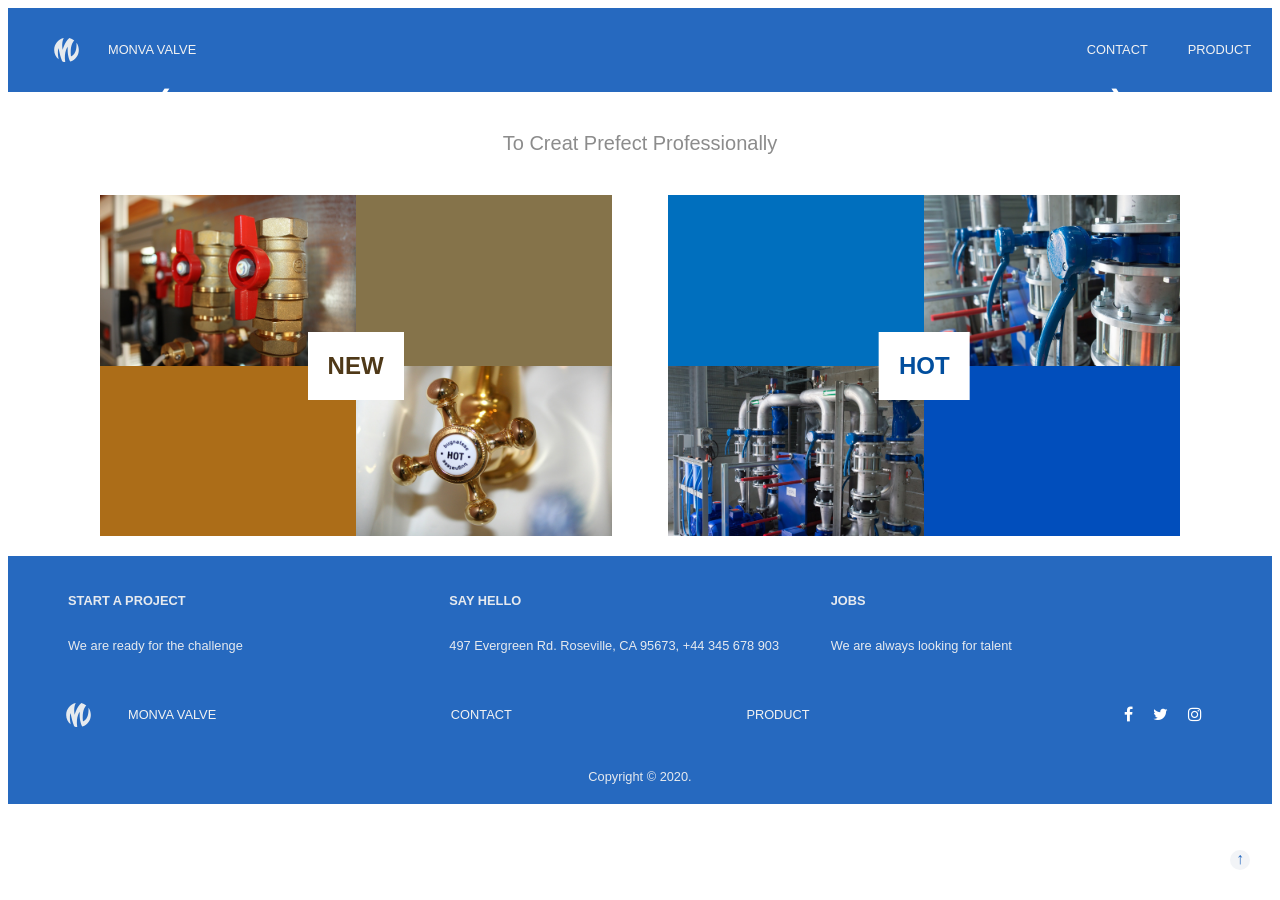
<file: prototype/product.html>
<!DOCTYPE html>
<html lang="en">
    <head>
        <meta charset="UTF-8">
        <meta name="viewport" content="width=device-width, initial-scale=1.0">
        <title>MONVA VALVE Product</title>
        <link rel="stylesheet" href="css/style.css">
        <link rel="stylesheet" href="https://cdnjs.cloudflare.com/ajax/libs/font-awesome/4.7.0/css/font-awesome.min.css">
    </head>
    <body>
        <header>
            <nav>
                <ul>
                    <img src="image/logo_light.svg" alt="light logo">
                    <li><a href="index.html">MONVA VALVE</a></li>
                </ul>
                <ul>
                    <li><a href="contact.html">CONTACT</a></li>
                    <li><a href="product.html">PRODUCT</a></li>
                </ul>
            </nav>
        </header>
    
        <div class="maingallery">
            <div class="slides">
                <img src="image/new1.jpg" style="width:100%">
            </div>
            <div class="slides">
                <img src="image/mv_24d.png" style="width:100%">
            </div>
            <div class="slides">
                <img src="image/gallery1.jpg" style="width:100%">
            </div>
            <div class="slides">
                <img src="image/mv_83h.jpg" style="width:100%">
            </div>
            <div class="slides">
                <img src="image/new2.jpg" style="width:100%">
            </div>

            <!-- Next and previous buttons -->
            <a class="prev" onclick="plusSlides(-1)">&#10094;</a>
            <a class="next" onclick="plusSlides(1)">&#10095;</a>
        </div>

        <div style="text-align:center">
            <span class="dot" onclick="currentSlide(1)"></span>
            <span class="dot" onclick="currentSlide(2)"></span>
            <span class="dot" onclick="currentSlide(3)"></span>
        </div>

        <p class="gallery1">To Creat Prefect Professionally</p>
        
        <div class="subgallery">
            <div class="product new">
                <h2>NEW</h2>
                <div class="new 1">
                    <img src="image/new1.jpg" alt="newproduct1">
                    <p>Lorem ipsum dolor sit amet, consectetur adipiscing elit.</p>
                </div>
                <div class="new 2">
                    <img src="image/new2.jpg" alt="newproduct2">
                    <p>Lorem ipsum dolor sit amet, consectetur adipiscing elit.</p>
                </div>
                <div class="brown1">
                    <p>Lorem ipsum dolor sit amet, consectetur adipiscing elit.</p>
                </div>
                <div class="brown2">
                    <p>Lorem ipsum dolor sit amet, consectetur adipiscing elit.</p>
                </div>
            </div>

            <div class="gallery1">
                <img src="image/gallery1.jpg" alt="gallery1">
            </div>

            <div class="product hot">
                <h2>HOT</h2>
                <div class="hot 1">
                    <img src="image/mv_86.jpg" alt="hotproduct1">
                    <p>Lorem ipsum dolor sit amet, consectetur adipiscing elit.</p>
                </div>
                <div class="hot 2">
                    <img src="image/mv_24d.png" alt="hotproduct2">
                    <p>Lorem ipsum dolor sit amet, consectetur adipiscing elit.</p>
                </div>
                <div class="blue1">
                    <p>Lorem ipsum dolor sit amet, consectetur adipiscing elit.</p>
                </div>
                <div class="blue2">
                    <p>Lorem ipsum dolor sit amet, consectetur adipiscing elit.</p>
                </div>
                </div>
            </div>
        </div>

        <footer>
            <div><h4>START A PROJECT</h4></div>
            <div><p>We are ready for the challenge</p></div>
            <div><h4>SAY HELLO</h4></div>
            <div><p>497 Evergreen Rd. Roseville, CA 95673, +44 345 678 903</p></div>
            <div><h4>JOBS</h4></div>
            <div><p>We are always looking for talent</p></div>

            <nav>
                <ul>
                    <img src="image/logo_light.svg" alt="light logo">
                    <li><a href="index.html">MONVA VALVE</a></li>
                    <li><a href="contact.html">CONTACT</a></li>
                    <li><a href="product.html">PRODUCT</a></li>
                </ul>
            </nav>
    
            <div class="socialmedia">
                <a href="#" class="fa fa-facebook"></a>
                <a href="#" class="fa fa-twitter"></a>
                <a href="#" class="fa fa-instagram"></a>
            </div>
            
            <a href="#top" class="top">&uarr;</a>
    
            <p class="copyright">Copyright &copy; 2020.</p>
    
        </footer>
    </body>
    </html>
</file>
<file: landing-page/style.css>
/* commmon settings */
/* all the margin-bottoms were set to 0 */
/* the logo remain one size through all these viewports */
/* same font family and different weights were applied */
/* font sizes, margins, paddings needs to be adjusted at different break point */
body {
    background-color: #F7F7FF;
}

footer {
    background-color: #FFFD8C;
}

img[alt="logo"] {
    margin: 25px auto 0 10%;
}

header {
    width: 80%;
    margin: 36.95px auto 0 auto;
}

header h1 {
    margin: 0;
    font-family: Montserrat;
    font-size: 60px;
    font-weight: bold;
    color: #333131;
}

header p {
    font-family: Montserrat;
    font-size: 24px;
    font-weight: normal;
    color: #333131;
}

img[alt="bigimg"] {
    display: block;
    width: 77%;
    margin: 5px auto 0 auto;
}

fieldset {
    border: none;
    margin: 10px auto 0 auto;
}

legend {
    font-family: Montserrat;
    font-size: 40px;
    font-weight: bold;
    color: #333131;
}

label,
input {
    font-family: Montserrat;
    font-size: 16px;
    font-weight: normal;
    color: #333131;
}

input {
    background-color: #F4F4F5;
    border: none;
    border-radius: 11px;
    margin: 0;
    padding-top: 10px;
    padding-bottom: 10px;
    padding-left: 10px;
    
    color: #9B9B9B;
}

input[type="text"],
input[type="submit"] {
    width: 90%;
}

input[type="submit"] {
    background-color: #57EEAB;
    padding-top: 13px;
    padding-bottom: 13px;

    font-size: 24px;
    font-weight: bold;
    color: #333131;
}

/* the first form */
.apply {
    background-color: #FFFFFF;
    border-radius: 26px;
    /* shadow opacity: 40% */
    box-shadow: 5px 10px 15px #333131;
    width: 78%;
    margin: 15.16px auto 0 auto;
    padding: 15px 0 15px 0;
}

p.caption {
    margin-bottom: 0;
    font-family: Montserrat;
    font-size: 14px;
    font-weight: normal;
    text-align: center;
}

span {
    color: #FF8480;
}

footer {
    margin: 45px 0 0 0;
    padding-top: 22px;
    padding-bottom: 22px;
}

/* the second form */
/* use grid to layout it */
.calculate {
    width: 80%;
    margin: 0 auto 0 auto;
    padding: 0;

    display: grid;
    grid-template-columns: 1fr 4fr;
}

.calculate fieldset:nth-child(1) {
    grid-column: 1/3;
    grid-row: 1/2;

    font-size: 18px;
}

.calculate fieldset:nth-child(2) {
    grid-column: 1/3;
    grid-row: 2/3;
}

.calculate fieldset:nth-child(3) {
    grid-column: 1/2;
    grid-row: 3/4;
}

.calculate fieldset:nth-child(4) {
    grid-column: 2/3;
    grid-row: 3/4;
}

.calculate fieldset:nth-child(5) {
    grid-column: 1/3;
    grid-row: 4/5;
}

.calculate input {
    width: 100%;
    color: #707070;
}

.calculate input[type="submit"] {
    background-color: #FF8480;
    width: 100%;

    font-size: 24px;
    color: #F7F7FF;
    text-align: center;
}

.img {
    display: flex;
    justify-content: space-between;
    width: 70%;
    margin: 30px auto 0 auto;
    padding: 0;
}

/* 370px is quite short, pls check this view through inspect on Google Chrome */
@media (min-width: 370px) {
    header {
        margin-top: 30.95px;
    }

    header h1 {
        font-size: 80px;
    }
    
    header p {
        margin-top: 20px;
        font-size: 24px;
    }
    
    img[alt="bigimg"] {
        width: 55%;
        margin: -20px auto 0 auto;
    } 
    
    fieldset {
        margin: 15px auto 0 auto;
    }

    label {
        font-size: 30px;
    }

    input {
        padding-top: 17px;
        padding-bottom: 17px;
        padding-left: 15px;

        font-size: 18px;
    }
    
    input[type="submit"] {    
        font-size: 32px;
    }

    .apply {
        margin: 30px auto 0 auto;
        padding-top: 29px;
    }

    p.caption {
        font-size: 17px;
    }

    footer {
        margin: 93px 0 0 0;
        padding-top: 20px;
        padding-bottom: 20px;
    }

    .calculate {
        grid-template-columns: 1fr 2fr 1.5fr;
    }
    
    .calculate fieldset:nth-child(1) {
        grid-column: 1/4;
        grid-row: 1/2;
    }
    
    .calculate fieldset:nth-child(2) {
        grid-column: 1/4;
        grid-row: 2/3;
    }
    
    .calculate fieldset:nth-child(3) {
        grid-column: 1/2;
        grid-row: 3/4;
    }
    
    .calculate fieldset:nth-child(4) {
        grid-column: 2/3;
        grid-row: 3/4;
    }
    
    .calculate fieldset:nth-child(5) {
        grid-column: 3/4;
        grid-row: 3/4;
    }

    .img {
        width: 33%;
        margin: 24px auto 0 auto;
    }
}


@media (min-width: 768px) {
    section div.background {
        display: flex;
        flex-direction: row;
        justify-content: space-between;
        align-items: flex-start;
        background-image: url("images/bg-image/scooter.svg");
        background-repeat: no-repeat;
        background-position: center;
        background-size: 42% auto;
    }

    header,
    .apply {
        width: 30%;
    }

    header {
        margin-top: 111.95px;
    }

    header p {
        margin-top: 30px;
    }

    img[alt="bigimg"] {
        display: none;
    }

    label {
        font-size: 24px;
    }

    p.caption {
        font-size: 16px;
    }

    footer {
        display: flex;
        justify-content: space-between;
        margin-top: 92px;
        padding-top: 40px;
        padding-bottom: 40px;
    }

    .img {
        width: 33%;
        margin: 24px auto 0 auto;
    }

    .calculate {
        width: 35%;
    }

    .img {
        width: 20%;
    }
}
</file>
<file: miracake/css/styles.css>
/*common set starts*/
body {
	background-color: #022859;
	background-image: url(../images/stars.png);
	background-repeat: repeat;
	background-size: 50%;
}

header {
	background-color: rgba(1, 35, 64, 0.7);
	padding: 0.5rem;
}

nav {
	background-color: rgba(1, 35, 64, 1);
	padding: 0.5rem;
}

ul {
	display: flex;
	flex-direction: row;
	justify-content: space-evenly;
	margin: 0;
	padding: 0;
	list-style: none;
	font-family: 'Gotu', sans-serif;
	font-size: 0.8rem;
}

a {
	text-decoration: none;
}

a:link, a:visited {
	color: #2186C4;
}

a:hover, a:active {
	color: #FF8066;
	transition-duration: 0.5s;
}

.banner {
	display: block;
	width: 40%;
	margin: auto;
	padding: 0.5rem;
}

footer p {
	margin: 10px auto;
	font-family: 'Gotu', sans-serif;
	color: #F2E1C2;
	text-align: center;
}

.arrow {
	background-color: rgba(255, 246, 230, 0.5);
	width: 20px;
	height: 20px;
	border-radius: 50%;
	font-size: 0.8rem;
	position: fixed;
	right: 15px;
	bottom: 15px;
}

h3 {
	font-family: 'Gotu', sans-serif;
	font-size: 1rem;
	color: #F2E1C2;
}

p {
	line-height: 1.4rem;
	font-family: 'Gotu', sans-serif;
	font-size: 0.75rem;
	color: #F2E1C2;
}
/*common set ends*/

/*index starts*/
.newproduct {
	display: block;
	width: 80%;
	height: auto;
	margin: 20px auto;
}

.newproduct img {
	width: 100%;
}

.newproduct div:nth-child(2) {
	background-color: rgba(2, 40, 89, 0.8);
	width: 80%;
	padding-top: 2%;
	padding-bottom: 2%;
	position: fixed;
	top: 50%;
	left: 50%;
	transform: translate(-50%, -50%);
}

.newproduct div:nth-child(2) p,.newproduct div:nth-child(2) h3 {
	text-align: center;
}

.bakerandcake {
	display: none;
}
/*index ends*/

/*about starts*/
/*intro starts*/
.intro {
 	display: grid;
 	grid-template-columns: 1fr 1fr;
 	align-items: stretch;
 	width: 90%;
 	margin: 20px auto;
}

/*common set in intro*/
.introcontainer1,.introcontainer2,.introcontainer3,.introcontainer4 {
	width: 100%;
	position: relative;
	overflow: hidden;
}

.introcontainer1 img,.introcontainer2 img,.introcontainer3 img,.introcontainer4 img {
	display: block;
	width: 100%;
	height: 100%;
}

.text {
	width: 100%;
	font-family: 'Gotu', sans-serif;
	color: #FFF6E6;
	position: absolute;
	top: 50%;
	left: 50%;
	transform: translate(-50%, -50%);
}

.intro h3 {
	text-align: center;
}

.intro p {
	text-align: center;
	font-size: 0.75rem;
}

/*different set in intro*/
.overlay1,.overlay2,.overlay3,.overlay4 {
	background-color: #04B3BA;
	width: 100%;
	position: absolute;
	bottom: 100%;
	overflow: hidden;
	transition: 0.5s ease;
}

.overlay2 {
	background-color: #FF8066;
}

.overlay3 {
	background-color: #5EA65A;
	height: 0;
	bottom: 0;
}

.overlay4 {
	background-color: #8E76A6;
	height: 0;
	bottom: 0;
}

.introcontainer1:hover .overlay1,.introcontainer2:hover .overlay2 {
	bottom: 0;
	height: 100%
}

.introcontainer3:hover .overlay3,.introcontainer4:hover .overlay4 {
	height: 100%;
}

/*logo*/
.logo {
	display: none;
}
/*intro ends*/

/*table starts*/
table {
	width: 80%;
	margin: 30px auto;
	border-style: solid;
	border-color: rgba(4, 179, 186, 0.3);
	border-spacing: 5px;
	font-family: 'Gotu', sans-serif;
	font-size: 0.75rem;
	color: #FFF6E6;
	text-align: center;
}

caption {
	margin: 10px auto;
	font-size: 0.8rem;
	font-weight: bold;
	color: #04B3BA;
}

th {
	background-color: rgba(4, 179, 186, 0.3);
}

th,td {
	padding: 10px;
}
/*table ends*/
/*about ends*/

/*contact starts*/
/*form starts*/
form {
	width: 80%;
	margin: 20px auto;
	line-height: 1.5rem;
	font-family: 'Gotu', sans-serif;
	color: #F0E8DD;
}

fieldset {
	background-color: rgba(4, 179, 186, 0.1);
	margin: 20px auto;
	border-style: solid;
	border-width: 2px;
	border-color: #04B3BA;
}

legend {
	color: #04B3BA;
}

label {
	display: block;
	color: #ADDAD7;
}

input[type="text"],input[type="date"],textarea {
	background-color: #CEE8F2;
	width: 90%;
	margin: 3px;
	padding: 5px;
	border-style: none none none solid;
	border-width: 3px;
	border-color: #04B3BA;
	font-family: 'Gotu', sans-serif;
	color: #022859;
}

input[type="date"] {
	width: 50%;
}

select {
	background-color: #CEE8F2;
	border-style: none;
	font-family: 'Gotu', sans-serif;
	color: #022859;
}

input[type="button"] {
	background-color: #04B3BA; 
	padding: 8px 15px;
	border-style: none;
	color: #CEE8F2;
	text-align: center;
}

input[type="button"]:hover {
	background-color: #FF8066;
	transition-duration: 0.5s;
}
/*form ends*/

/*map starts*/
.map {
	width: 80%;
	margin: 20px auto 40px;
}

.map p {
	color: #04B3BA;
	text-align: center;
}

iframe {
	width: 100%;
}
/*map ends*/
/*contact ends*/

@media (min-width: 500px) {
	ul,p,caption,th,td {
		font-size: 1rem;
		line-height: 1.5rem;
	}

	.banner {
		width: 30%;
	}
}

@media (min-width: 768px) {
	/*common set starts*/
	body {
		background-size: 40%;
	}

	h3 {
		font-size: 1.5rem;
	}

	caption {
		font-size: 1.5rem;
	}

	.newproduct,.wrapper {
		width: 90%;
		margin: auto;
		display: grid;
		grid-template-columns: 1fr 1fr;
		align-items: center;
	}
	/*common set ends*/

	/*index starts*/
	.newproduct {
		width: 80%;
		position: relative;
	}

	.newproduct div:nth-child(1) {
		display: grid;
		grid-template-columns: 1fr 1fr;
		width: 100%;
		margin: 40px auto;
	}

	.newproduct img {
		width: 100%;
	}

	.newproduct img:nth-child(2) {
		grid-column: 1/2;
		grid-row: 2/3;
	} 

	.newproduct img:nth-child(3) {
		grid-column: 2/3;
		grid-row: 2/3;
	} 

	.newproduct div:nth-child(2) {
		background-color: #022859;
		width: 30%;
		padding: 0 10px;
		box-sizing: border-box;
		border-style: double;
		border-width: 5px;
		border-color: #F2E1C2;
		line-height: 1.2rem;
		text-align: center;
		position: absolute;
		top: 50%;
		left: 25%;
		transform: translate(-50%, -50%);
	}

	.newproduct div:nth-child(3) {
		width: 80%;
		margin: auto;
	}

	span {
		font-size: 3rem;
		font-weight: bold;
	}

	.bakerandcake {
		display: grid;
		grid-template-columns: repeat(6, 1fr);
		grid-gap: 0.5rem;
		align-items: stretch;
		width: 80%;
		margin: auto;
		padding-top: 40px;
		padding-bottom: 40px;
	}

	.bakerandcake img {
		width: 100%;
		filter: blur(3px);
	}

	.bakerandcake img:hover,
	.bakerandcake img:active {
		filter: blur(0);
		transition-duration: 0.5s;
	}

	.bakerandcake .word1,.bakerandcake .word2 {
		background-color: rgba(4, 179, 186, 0.7);
		grid-column: 4/7;
		padding-top: 20%;
		padding-bottom: 20%;
		text-align: center;
	}

	.bakerandcake .word2 {
		grid-column: 1/4;
		grid-row: 2/3;
	}

	.bakerandcake .word1:hover, 
	.bakerandcake .word1:active {
		background-color: rgba(4, 179, 186, 1);
		transition-duration: 0.5s;
	}

	.bakerandcake .word2:hover, 
	.bakerandcake .word2:active {
		background-color: rgba(4, 179, 186, 1);
		transition-duration: 0.5s;
	}
	/*index ends*/

	/*about starts*/
	.intro {
		grid-gap: 5%;
		margin: 40px auto;
		position: relative;
	}

	.logo {
		background-color: #022859;
		background-image: url(../images/stars.png);
		background-repeat: none;
		background-size: 200%;
		display: block;
		width: 30%;
		height: 40%;
		padding-top: 6%;
		box-sizing: border-box;
		border-radius: 50%;
		position: absolute;
		top: 50%;
		left: 50%;
		transform: translate(-50%, -50%);
	}

	.logo img {
		display: block;
		width: 90%;
		margin: auto;
	}
	/*about ends*/

	/*contact starts*/
	input,textarea:focus {
		background-color: #FFF6E6;
	}
	/*/*contact ends*/
}
</file>
<file: picture-this-master/style.css>
@import url('https://fonts.googleapis.com/css?family=Roboto:300,700&display=swap');

html,
body {
  margin: 0;
  border: 0;
  font-family: 'Roboto', sans-serif;
}

.header {
  display: grid;
  grid-template-columns: 1fr;
  align-items: center;
  background-color: cadetblue;
}

.title {
  padding: 50px 25px;
  text-align: center;
}

h1 {
  font-size: 3rem;
  margin: 0;
}

h4 {
  font-size: 1.5rem;
  font-weight: 300;
}

img {
  display: block;
}

@media (min-width: 960px) {
  .header {
    grid-template-columns: repeat(2, 1fr);
  }
}
</file>
<file: prototype/css/style.css>
/* common setting */
h1,h2,h3,h4,p {
    font-family: Arial, Helvetica, sans-serif;
    font-weight: bold;
}

h1 {
    font-size: 1.5rem;
}

h2 {
    font-size: 1.25rem;
}

h3 {
    font-size: 1rem;
}

h4 {
    font-size: 0.8rem;
}

p {
    font-size: 0.8rem;
    font-weight: normal;
}

a {
    text-decoration: none;
}

nav {
    background-color: #2669BF;
    padding: 1px 1px 1px 0;
    
    color: #E6EAEF;
	font-family: Arial, Helvetica, sans-serif;
	font-size: 0.8rem;
}

/* to layout the nav */
header nav,
nav ul {
    display: flex;
    /* flex-direction: row is by default ; */
    justify-content: space-between;
    list-style: none;
}

nav ul img {
    width: 40px;
    height: auto;
}

nav ul li {
    margin: 20px;
}

/* animation: scale */
nav ul li:hover {
    transform: scale(1.5);
    transition: 0.3s;
}

nav ul li a:link, a:visited {
    color: #F2F2F2;
}

footer {
    background-color: #2669BF;
    margin: auto;
    padding: 20px;
    
    color: #E6EAEF;
}

footer nav ul li {
    position: relative;
}

footer nav ul img {
    position: absolute;
    left: 20px;
}

footer p {
    margin-bottom: 20px;
}

footer .socialmedia {
    display: none;
}

/* to create a sticky go to top arrow */
footer a.top {
    background-color: rgba(230, 234, 239, 0.5);
	width: 20px;
	height: 20px;
    border-radius: 50%;
    position: fixed;
	right: 30px;
    bottom: 30px;

    color: #2669BF;
    font-weight: bolder;
    text-align: center;
}

/* animation: opacity */
footer a.top:hover {
    background-color: rgba(230, 234, 239, 1);
    transition: 0.5s 0.1s;
}

footer .copyright {
    margin-bottom: 0;
    text-align: center;
}

/* home page */
/* to create the overlay effect */
header .banner {
    position: relative;
}

header .banner img {
    display: block;
    width: 100%;
    height: auto;
}

header .overlay {
    position: absolute;
    background-color: #2669BF;
    opacity: 22%;
    width: 100%;
    height: 100%;
    top: 0;
    left: 0;
}

header h1 {
    position: absolute;
    bottom: 15%;
    right: 10%;

    color: #E6EAEF;
}

/* p only shows up in desktop view */
header p，
div.brown1,
div.brown2,
div.blue1,
div.blue2 {
    display: none;
}

.latestproduct h2,
.expect h2 {
    background-color: #2669BF;
	margin: auto;
    padding: 20px;

    color: #E6EAEF;
}

.latestproduct div,
.expect .expecticons {
    display: flex;
    flex-direction: column;
}

.latestproduct h3,
.expect h3,
.latestproduct p,
.expect p {
    color: #8C8C8C;
}

.latestproduct img,
.expect img {
    width: 40%;
    height: auto;
    margin: 10px 20px;

    float: left;
    clear: both;
}

.expect img {
    width: 30%;
}

.expect figure:nth-child(1) h3{
    color: #45BBC6;
}

.expect figure:nth-child(2) h3{
    color: #F4C92C;
}

.expect figure:nth-child(3) h3{
    color: #548B95;
}

/* contact page */
.contactcontainer {
    width: 80%;
    margin: 40px auto;
    text-align: center;
}

.contactcontainer iframe {
    width: 100%;
}

.contactcontainer p {
    color: #2669BF;
    text-align: left;
}

.contactcontainer span {
    font-weight: bold;
}

/* product page */
div.maingallery,
div[style="text-align:center"],
.gallery1 {
    display: none;
}

div.product.new h2,
div.product.hot h2 {
    margin: auto;
    padding: 20px;

    color: #4F3918;
}

div.product.hot h2 {
    color: #014E9E;
}

div.product.new div,
div.product.hot div {
    display: flex;
    color: #8C8C8C;
}

div.product img {
    width: 50%;
    padding: 10px 20px;
}

@media (min-width: 500px) {
    h1 {
        font-size: 2rem;
    }
    
    h2 {
        font-size: 1.5rem;
    }

    h3 {
        font-size: 1.25rem;
    }
    
    p {
        font-size: 1rem;
    }

    footer {
        display: grid;
        grid-template-columns: 30% 70%;
        padding: 20px 60px;
        text-align: left;
    }

    footer p {
        font-size: 0.8rem;
    }

    footer div:nth-child(1) {
        grid-column: 1/2;
        grid-row: 1/2;
    }

    footer div:nth-child(3) {
        grid-column: 1/2;
        grid-row: 2/3;
    }

    footer div:nth-child(5) {
        grid-column: 1/2;
        grid-row: 3/4;
    }

    footer div:nth-child(2) {
        grid-column: 2/3;
        grid-row: 1/2;
    }

    footer div:nth-child(4) {
        grid-column: 2/3;
        grid-row: 2/3;
    }

    footer div:nth-child(6) {
        grid-column: 2/3;
        grid-row: 3/4;
    }

    footer nav {
        grid-column: 1/3;
        grid-row: 4/5;
    }

    footer .copyright {
        grid-column: 1/3;
        grid-row: 5/6;
    }

    footer nav ul img {
        left: 60px;
    }

    /* home page */
    header p {
        display: inline;
        position: absolute;
        bottom: 10%;
        right: 10%;

        color: #E6EAEF;
    }

    .latestproduct img,
    .expect img {
        margin: 10px 60px;
    }

    /* change the layout */
    .expect figure {
        display: grid;
        grid-template-columns: 1fr 3fr;
        
    }

    .expect figure div:nth-child(1) {
        width: 200%;
        height: auto;
        grid-column: 1/2;
        grid-row: 1/2;
    }

    .expect figure div:nth-child(2) {
        grid-column: 2/3;
        grid-row: 1/2;
        /* center h3 vertically */
        display: flex;
        align-items: center;
    }

    .expect figure div:nth-child(3) {
        grid-column: 1/3;
        grid-row: 2/3;
        padding: 0 60px;
    }

    /* product page */
    div.product {
        display: grid;
        grid-template-columns: 1fr 1fr;
        width: 90%;
        margin: 20px auto;
        position: relative;
    }

    div.product h2{
        background-color: white;

        /* center h2 */
        position: absolute;
        top: 50%;
        left: 50%;
        transform: translate(-50%, -50%);
        z-index: 999;
    }

    div.product img {
        width: 100%;
        padding: 0;
    }
        
    div.product p {
        display: none;
    }

    div.gallery1 {
        display: block;
        width: 90%;
        margin: 20px auto;
    } 

    div.gallery1 img{
        width: 100%;
        height: auto;
    }

    div.brown1 {
        background-color: #85734A;
    }
    div.brown2 {
        background-color: #AC6D18;
    }
    div.blue1 {
        background-color: #006FBE;
    }
    div.blue2 {
        background-color: #014EBC;
    }

    div.new1,
    div.blue1 {
        grid-column: 1/2;
        grid-row: 1/2;
    }

    div.new2,
    div.blue2{
        grid-column: 2/3;
        grid-row: 2/3;
    }

    div.brown1,
    div.hot1 {
        grid-column: 2/3;
        grid-row: 1/2;
    }

    div.brown2,
    div.hot1 {
        grid-column: 1/2;
        grid-row: 2/3;
    }
}

@media (min-width: 768px) {
    h1 {
        font-size: 2.25rem;
    }
    
    h2 {
        font-size: 1.5rem;
    }

    h3 {
        font-size: 1.25rem;
    }

    p {
        font-size: 1.25rem;
    }

    footer {
        display: grid;
        grid-template-columns: 1fr 1fr 1fr;
        padding: 20px 60px;
    }

    footer div:nth-child(1) {
        grid-column: 1/2;
        grid-row: 1/2;
    }

    footer div:nth-child(3) {
        grid-column: 2/3;
        grid-row: 1/2;
    }

    footer div:nth-child(5) {
        grid-column: 3/4;
        grid-row: 1/2;
    }

    footer div:nth-child(2) {
        grid-column: 1/2;
        grid-row: 2/3;
    }

    footer div:nth-child(4) {
        grid-column: 2/3;
        grid-row: 2/3;
    }

    footer div:nth-child(6) {
        grid-column: 3/4;
        grid-row: 2/3;
    }

    footer nav {
        grid-column: 1/3;
        grid-row: 3/4;
    }

    footer div.socialmedia {
        grid-column: 3/4;
        grid-row: 3/4;
        display: flex;
        justify-content: flex-end;
        align-self: center;
    }
      
    footer .fa {
        margin: 10px;;
    }
      
    footer .fa-facebook,
    footer .fa-twitter,
    footer .fa-instagram {
        background:#2669BF;
        color: white;
    }
      
    footer .copyright {
        grid-column: 1/4;
        grid-row: 4/5;
    }

    /* main page */
    /* change the layout */
    .latestproduct div {
        flex-direction: row;
    }

    .latestproduct figure {
        display: flex;
        flex-direction: column;
        /* center the imgs vertically */
        justify-content: center;
    } 

    .latestproduct figure img {
        width: 70%;
        height: auto;
    }

    .latestproduct figure figcaption {
        padding: 0 60px;
    }

    .expect figure div:nth-child(1) {
        width: 200%;
        height: auto;
        grid-column: 1/2;
        grid-row: 1/3;
    }

    .expect figure div:nth-child(2) {
        grid-column: 2/3;
        grid-row: 1/2;
    }

    .expect figure div:nth-child(3) {
        grid-column: 2/3;
        grid-row: 2/3;
        padding: 0;
    }

    /* contact page */
    div.contactcontainer {
        display: flex;
        flex-direction: row;
        justify-content: space-between;
    }

    div.contact {
        display: flex;
        flex-direction: column;
        justify-content: space-between;
        margin-left: 20px;
    }

    /* product page */
    div.gallery1 {
        display: none;
    }

    p.gallery1 {
        display: block;
        box-sizing: border-box;
        width: 80%;
        margin: 40px auto 20px;

        text-align: center;
        color: #8C8C8C;
    }

    div.subgallery {
        display: flex;
        justify-content: space-between;
        width: 90%;
        margin: auto;
        text-align: center;
    }

    div.product {
        width: 45%;
    }

    /* Slideshow container */
    {box-sizing:border-box}

    div.maingallery {
        display: block;
        max-width: 1000px;
        position: relative;
        margin: auto;
    }
    
    /* Hide the images by default */
    .slides {
        display: none;
    }
    
    /* Next & previous buttons */
    .prev, .next {
        cursor: pointer;
        position: absolute;
        top: 50%;
        width: auto;
        margin-top: -22px;
        padding: 16px;
        color: white;
        font-weight: bold;
        font-size: 18px;
        transition: 0.6s ease;
        border-radius: 0 3px 3px 0;
        user-select: none;
    }
    
    /* Position the "next button" to the right */
    .next {
        right: 0;
        border-radius: 3px 0 0 3px;
    }
    
    /* On hover, add a black background color with a little bit see-through */
    .prev:hover, .next:hover {
        background-color: rgba(0,0,0,0.8);
    }

    /* The dots/bullets/indicators */
    .dot {
        cursor: pointer;
        height: 15px;
        width: 15px;
        margin: 0 2px;
        background-color: #bbb;
        border-radius: 50%;
        display: inline-block;
        transition: background-color 0.6s ease;
    }
    
    .dot:active, .dot:hover {
        background-color: #717171;
    }
    
    /* Fading animation */
    .fade {
        -webkit-animation-name: fade;
        -webkit-animation-duration: 1.5s;
        animation-name: fade;
        animation-duration: 1.5s;
    }
    
    @-webkit-keyframes fade {
        from {opacity: .4}
        to {opacity: 1}
    }
    
    @keyframes fade {
        from {opacity: .4}
        to {opacity: 1}
    }
}
</file>
<file: css/style.css>
/* common set */
nav {
    background-color: #004742;
}

/* create animation */
nav a:hover {
    transform: scale(1.3);
    transition: 0.3s;
}

footer {
    background-color: #004742;
    padding-top: 10px;
    padding-bottom: 10px;

    color: white;
    text-align: center;
}

/* sticky back-to-top arrow */
footer a.top {
    background-color: rgba(230, 234, 239, 0.5);
	width: 20px;
	height: 20px;
    border-radius: 50%;
    position: fixed;
	right: 30px;
    bottom: 30px;

    color: #004742;
    font-weight: bolder;
    text-align: center;
}



footer a.top:hover {
    background-color: rgba(230, 234, 239, 1);
    transition: 0.5s 0.1s;
}

/* home */
/* overlay effect */
div.banner {
    position: relative;
}

div.banner img {
    display: block;
    width: 100%;
    height: auto;
}

div.overlay {
    position: absolute;
    background-color: #004641;
    opacity: 45%;
    width: 100%;
    height: 100%;
    top: 0;
    left: 0;
}

div.overlay-text {
    width: 100%;

    position: absolute;
    top: 50%;
    left: 50%;
    transform: translate(-50%, -50%);
    z-index: 999;
}

/* layout needs to be changed at breakpoints */
div.container-about {
    color: #004742;
}

div.container-about .about {
    width: 85%;
    margin-left: auto;
    margin-right: auto;
}

/* developer and design*/

/* bootstrap controls the color of the paragraph */
blockquote {
    color: #004742;
}

/* same layout at these two pages */
div.web, div.ui {
    display: flex;
    flex-direction: column;
    justify-content: space-between;
}

div.web img, div.ui img{
    width: 100%;
}

div.buttons {
    width: 80%;
    margin: auto;
}

button {
    background-color: #869E8F;
    border-color: #869E8F;
    border-radius: 7px;
    border-style: none;
}

/* change the before and after appearance */
button a:link, button a:visited {
    color: white;
    background-color: transparent;
    text-decoration: none;
  }

button a:hover, button a:active {
    color: #004742;
    background-color: transparent;
    text-decoration: none;
}

/* photographer */
div.photo {
    display: flex;
    flex-direction: column;
    justify-content: space-between;
}

div.photo img {
    width: 80%;
    margin: 0 auto 20px auto;
}

/* it is a bootstrap id */
div#carouselExampleIndicators {
    display: none;
}

/* contact */
form {
	width: 80%;
    margin: 20px auto;
    margin-bottom: 40px;
}

fieldset {
    padding-left: 20px;
    padding-bottom: 20px;

	border-style: solid;
	border-width: 2px;
	border-color: #869E8F;
}

legend {
    width: auto;
	color: #00443F;
}

label {
	display: block;
	color: #1E665B;
}

input {
    background-color: #004742;
    opacity: 20%;
	width: 90%;
	margin: 3px;
	padding: 5px;
	border-style: none;

    /* the color of the text that is inout */
	color: #004742;
}

@media (min-width: 500px) {
    /* home */
    div.container-about {
        display: grid;
        grid-template-columns: 1fr 1fr;
    }

    /* developer and design*/
    div.web, div.ui {
        display: flex;
        flex-direction: row;
        justify-content: space-between;
    }

    div.web img, div.ui img{
        width: 50%;
    }

    div.buttons {
        width: 40%;
        margin: auto;
    }

    /* photographer */
    div.photo {
        display: grid;
        grid-template-columns: 1fr 1fr;
        grid-column-gap: 10px;
        grid-row-gap: 10px;
    }

    div.photo img {
        width: 100%;
    }
}

@media (min-width: 768px) {
    /* home */
    div.container-about {
        display: flex;
        /* flex-direction: row is by default */
        /* justify-content: space-between is by default; */
    }

    /* photographer */
    div.photo {
        display: none;
    }

    div#carouselExampleIndicators {
        display: block;
    }
}
</file>
